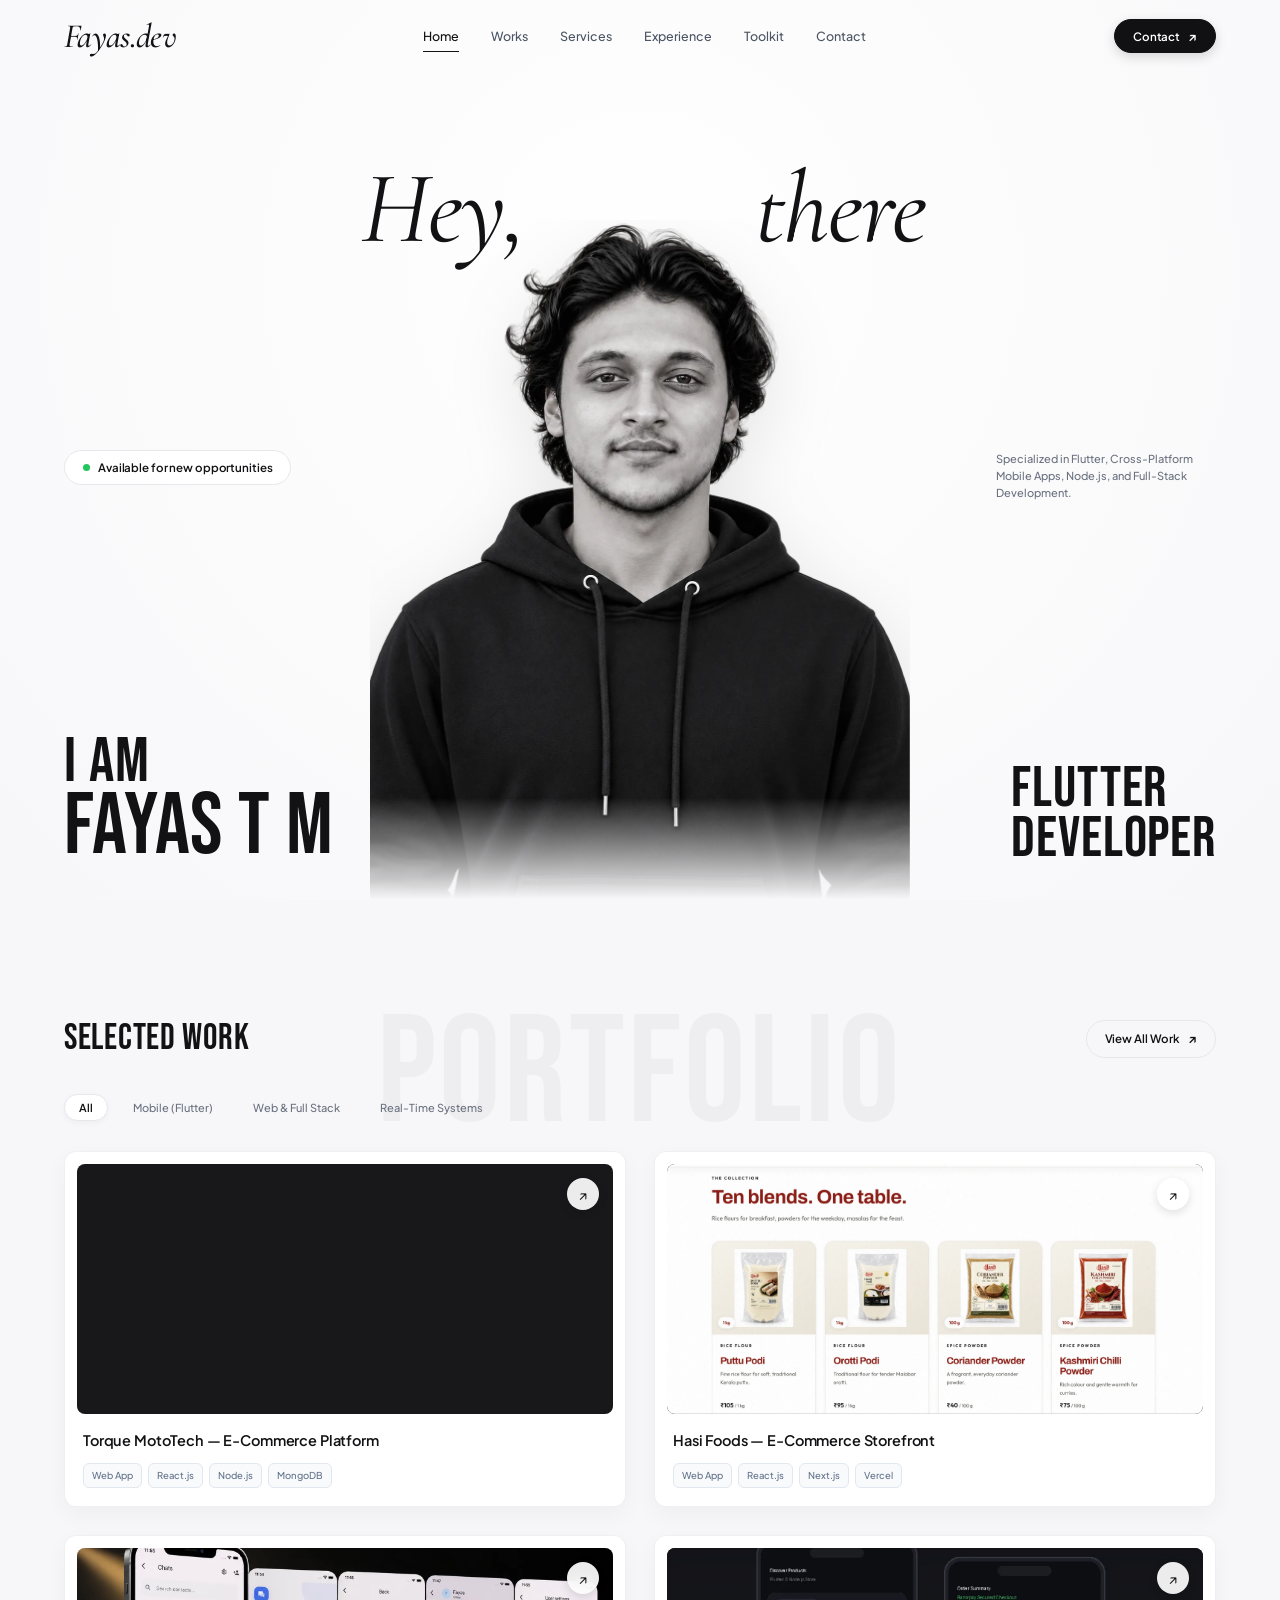
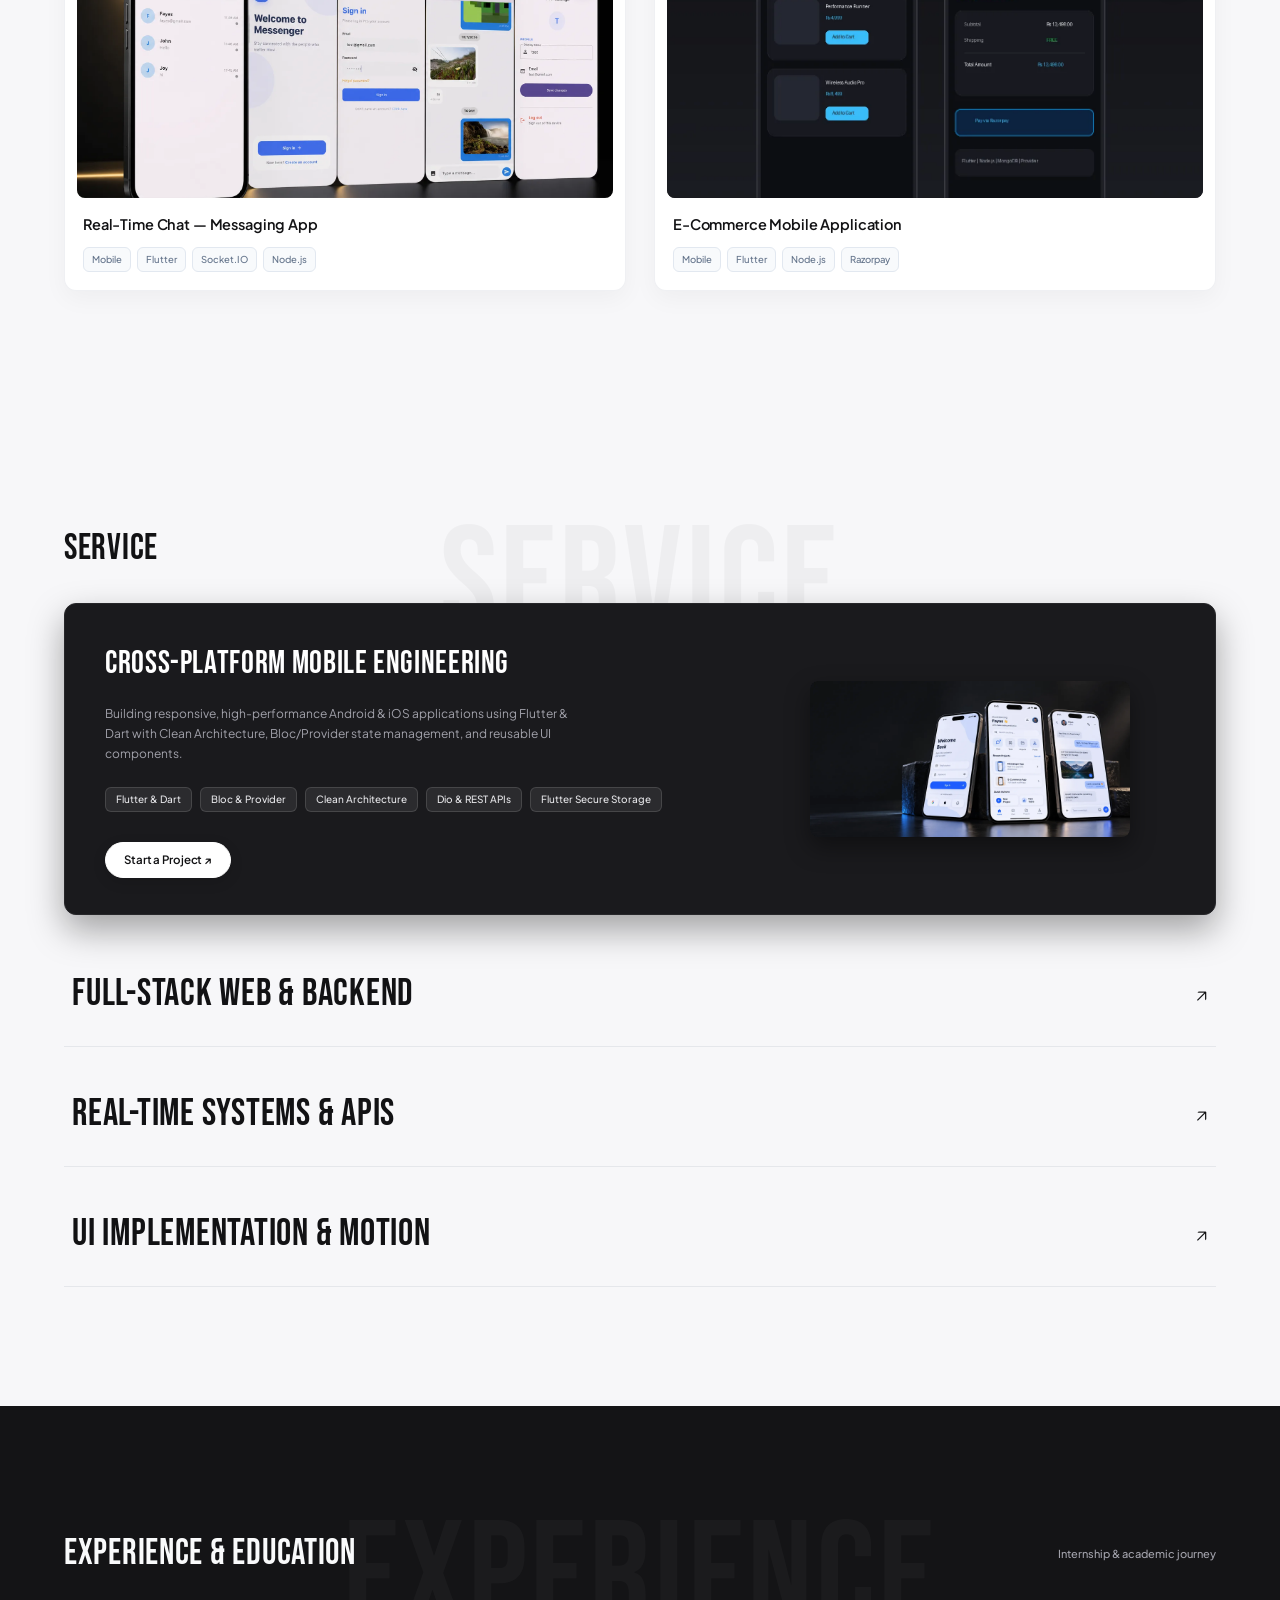
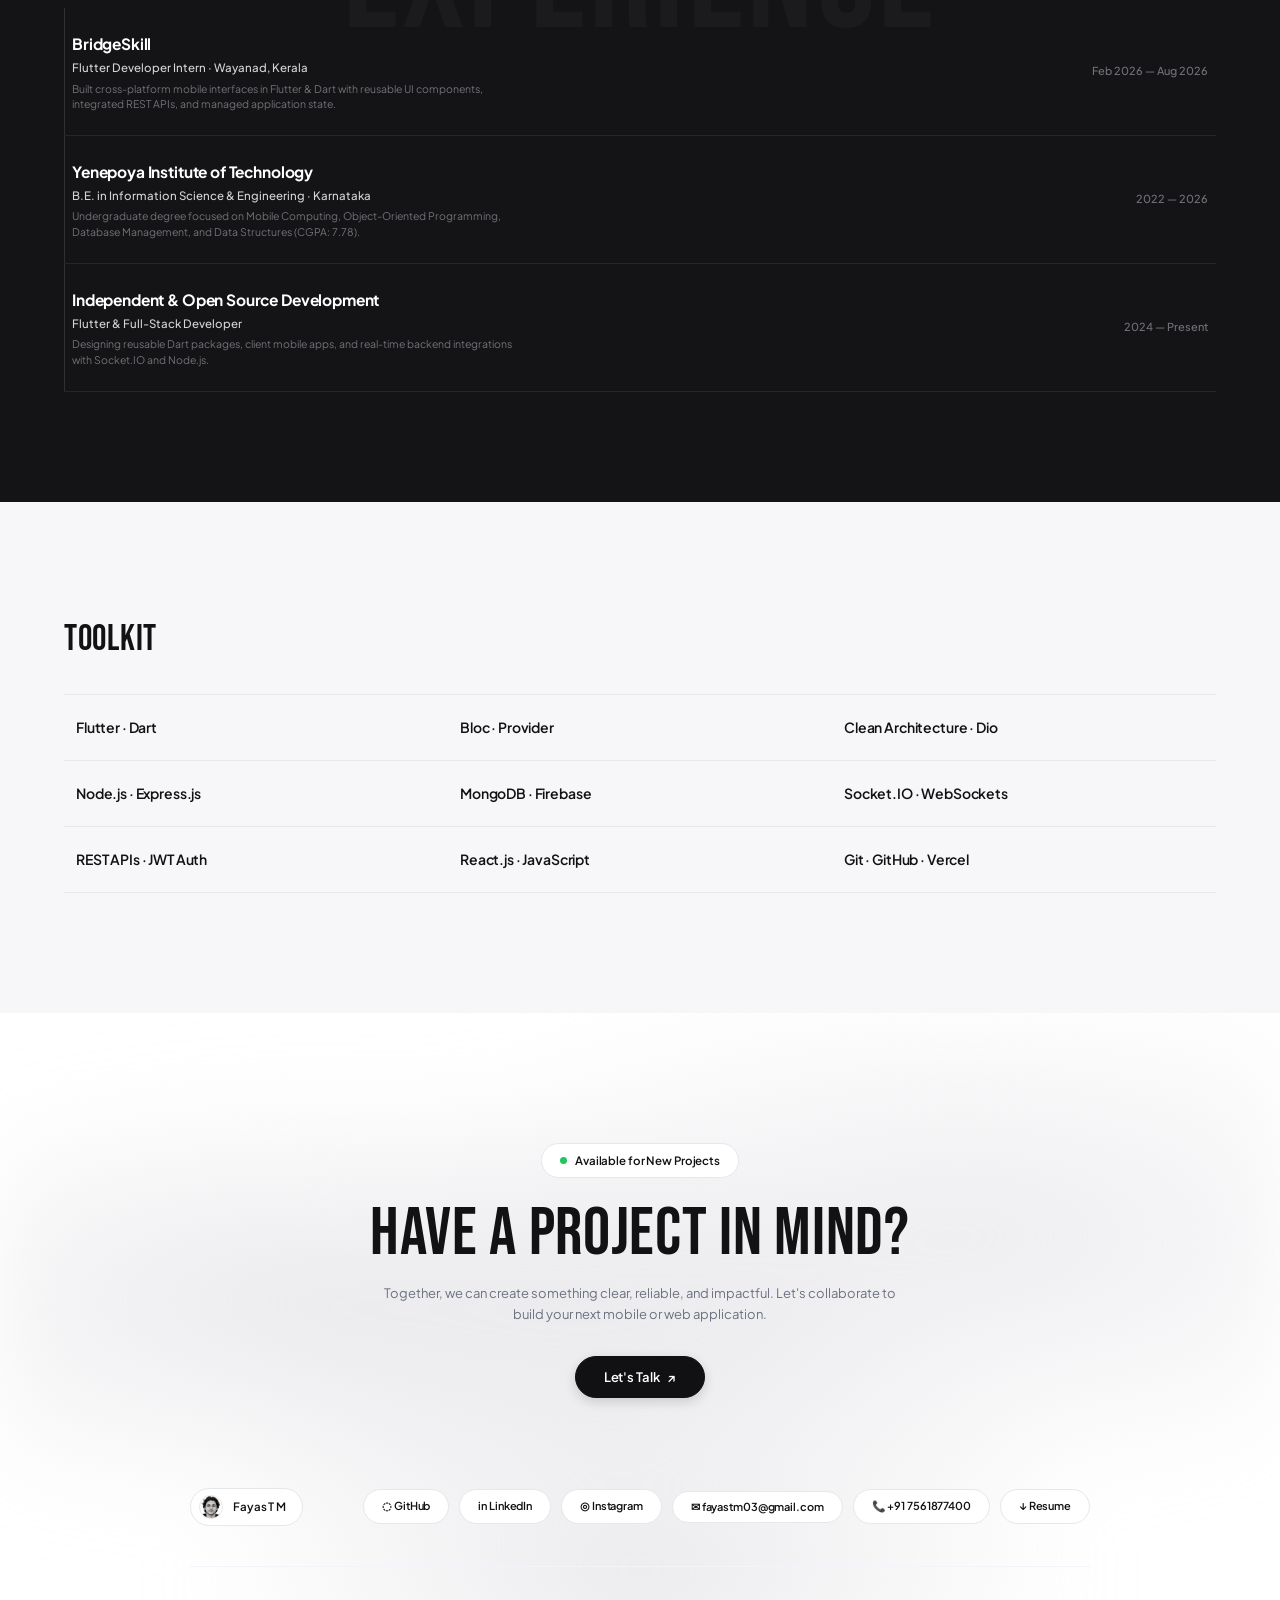
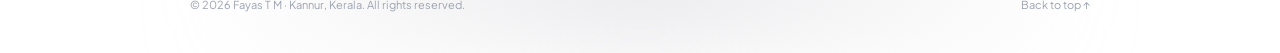
<file: index.html>
<!DOCTYPE html>
<html lang="en">
<head>
  <meta charset="UTF-8">
  <meta name="viewport" content="width=device-width, initial-scale=1.0">
  <title>Fayas T M — Flutter & Full Stack Developer</title>
  <meta name="description" content="Portfolio of Fayas T M, a Flutter Developer from Kannur, Kerala specializing in cross-platform mobile apps, Clean Architecture, Node.js, and real-time systems.">
  <meta name="author" content="Fayas T M">
  <meta name="theme-color" content="#141416">
  
  <!-- Open Graph / Meta -->
  <meta property="og:type" content="website">
  <meta property="og:title" content="Fayas T M — Flutter Developer">
  <meta property="og:description" content="Flutter Developer with hands-on experience building cross-platform mobile applications with Flutter, Dart, Node.js, and MongoDB.">
  <meta property="og:url" content="https://fayastm.vercel.app/">
  
  <!-- Google Fonts: Editorial Serif Italic, Condensed Display Sans & Clean Grotesk Body -->
  <link rel="preconnect" href="https://fonts.googleapis.com">
  <link rel="preconnect" href="https://fonts.gstatic.com" crossorigin>
  <link href="https://fonts.googleapis.com/css2?family=Anton&family=Bebas+Neue&family=Cormorant+Garamond:ital,wght@0,400;0,600;1,400;1,500;1,600;1,700&family=Plus+Jakarta+Sans:ital,wght@0,400;0,500;0,600;0,700;1,400&display=swap" rel="stylesheet">
  
  <link rel="stylesheet" href="style.css">
</head>
<body>

  <!-- Live Toast Notifications -->
  <div id="toast" class="toast" role="alert" aria-live="polite"></div>

  <!-- Header / Navigation Bar -->
  <nav class="site-nav" id="navbar">
    <div class="nav-left">
      <a class="brand-logo" href="#top" aria-label="Fayas T M Home">Fayas.dev</a>
    </div>

    <div class="nav-links" id="navMenu">
      <a href="#top" class="nav-link active">Home</a>
      <a href="#work" class="nav-link">Works </a>
      <a href="#services" class="nav-link">Services</a>
      <a href="#experience" class="nav-link">Experience </a>
      <a href="#toolkit" class="nav-link">Toolkit </a>
      <a href="#contact" class="nav-link">Contact</a>
    </div>

    <div class="nav-right">
      <button class="pill pill-dark talk-btn" id="openContactBtn" aria-label="Open contact modal">
        Contact <span class="arrow">↗</span>
      </button>
      <button class="menu-toggle" id="menuToggle" aria-label="Toggle navigation menu" aria-expanded="false">
        <span></span>
        <span></span>
      </button>
    </div>
  </nav>

  <!-- Mobile Navigation Overlay -->
  <div class="mobile-nav-overlay" id="mobileOverlay">
    <div class="mobile-nav-content">
      <div class="availability-pill pill">
        <span class="status-dot"></span>
        <span>Available for new opportunities</span>
      </div>
      <div class="mobile-links">
        <a href="#top" class="mob-link">Home</a>
        <a href="#work" class="mob-link">Works <small>[01]</small></a>
        <a href="#services" class="mob-link">Services <small>[02]</small></a>
        <a href="#experience" class="mob-link">Experience <small>[03]</small></a>
        <a href="#toolkit" class="mob-link">Toolkit <small>[04]</small></a>
        <a href="#contact" class="mob-link">Contact</a>
      </div>
      <div class="mobile-socials">
        <a href="https://github.com/fayastm03" target="_blank" rel="noreferrer">GitHub ↗</a>
        <a href="https://www.linkedin.com/in/fayas-t-m-098467322/" target="_blank" rel="noreferrer">LinkedIn ↗</a>
        <a href="assets/FayasTM.pdf" download class="resume-download-btn">Resume ↓</a>
      </div>
    </div>
  </div>

  <main id="top">
    <!-- Hero Section (Exact Reference Layout) -->
    <header class="hero-section" id="top">
      <!-- Upper 'Hey, there' Floating Text Framing the Head -->
      <div class="hero-greeting-frame" aria-hidden="true">
        <span class="greeting-word greeting-left">Hey,</span>
        <div class="greeting-center-gap"></div>
        <span class="greeting-word greeting-right">there</span>
      </div>

      <!-- Centered Portrait of Fayas with Bottom Blend -->
      <div class="hero-photo-wrapper">
        <div class="hero-photo">
          <img src="assets/fayas_hero.webp" alt="Fayas T M — Flutter Developer" width="1086" height="1367" loading="eager" decoding="async" fetchpriority="high">
        </div>
      </div>

      <!-- Left Mid Element: Availability Pill -->
      <div class="hero-mid-badge">
        <div class="availability-pill pill">
          <span class="status-dot"></span>
          <span>Available for new opportunities</span>
        </div>
      </div>

      <!-- Right Mid Element: Specialization Text -->
      <div class="hero-mid-copy">
        <p class="hero-specialization">
          Specialized in Flutter, Cross-Platform Mobile Apps, Node.js, and Full-Stack Development.
        </p>
      </div>

      <!-- Bottom Left Headline: I AM FAYAS T M -->
      <div class="hero-bottom-left">
        <h1 class="hero-giant-title">
          <span class="title-lead">I AM</span>
          <span class="title-name">FAYAS T M</span>
        </h1>
      </div>

      <!-- Bottom Right Headline: FLUTTER DEVELOPER -->
      <div class="hero-bottom-right">
        <div class="hero-giant-role">
          <span>FLUTTER</span>
          <span>DEVELOPER</span>
        </div>
      </div>
    </header>

    <!-- Selected Work Section -->
    <section class="section work-section" id="work">
      <div class="ghost-watermark" aria-hidden="true">PORTFOLIO</div>
      
      <div class="section-topbar">
        <h2 class="section-title">SELECTED WORK</h2>
        <a href="https://github.com/fayastm03" target="_blank" rel="noreferrer" class="pill pill-outline view-all-btn">
          View All Work <span class="arrow">↗</span>
        </a>
      </div>

      <!-- Filter Categories -->
      <div class="filter-pills-row" role="tablist" aria-label="Project filter options">
        <button class="filter-pill active" data-filter="all" role="tab" aria-selected="true">All</button>
        <button class="filter-pill" data-filter="mobile" role="tab" aria-selected="false">Mobile (Flutter)</button>
        <button class="filter-pill" data-filter="web" role="tab" aria-selected="false">Web & Full Stack</button>
        <button class="filter-pill" data-filter="realtime" role="tab" aria-selected="false">Real-Time Systems</button>
      </div>

      <!-- Projects Grid (2x2 on desktop, responsive 1-col on mobile) -->
      <div class="projects-grid">
        
        <!-- Project 1: Torque MotoTech -->
        <article class="project-card" data-category="web" data-project-id="torque">
          <div class="project-media-wrap">
            <img src="assets/torque-moto-tech-thumbnail.webp" alt="Torque MotoTech E-Commerce Platform" width="1382" height="768" loading="lazy" decoding="async">
            <button class="card-arrow-btn" aria-label="View Torque MotoTech details">
              <span>↗</span>
            </button>
          </div>
          <div class="project-info">
            <h3 class="project-heading">Torque MotoTech — E-Commerce Platform</h3>
            <div class="project-tags">
              <span class="tag">Web App</span>
              <span class="tag">React.js</span>
              <span class="tag">Node.js</span>
              <span class="tag">MongoDB</span>
            </div>
          </div>
        </article>

        <!-- Project 2: Hasi Foods -->
        <article class="project-card" data-category="web" data-project-id="hasi">
          <div class="project-media-wrap">
            <img src="assets/hasi-foods-preview2.webp" alt="Hasi Foods React.js storefront" width="2880" height="1622" loading="lazy" decoding="async">
            <button class="card-arrow-btn" aria-label="View Hasi Foods details">
              <span>↗</span>
            </button>
          </div>
          <div class="project-info">
            <h3 class="project-heading">Hasi Foods — E-Commerce Storefront</h3>
            <div class="project-tags">
              <span class="tag">Web App</span>
              <span class="tag">React.js</span>
              <span class="tag">Next.js</span>
              <span class="tag">Vercel</span>
            </div>
          </div>
        </article>

        <!-- Project 3: Real-time Chat App -->
        <article class="project-card" data-category="mobile realtime" data-project-id="chat">
          <div class="project-media-wrap bg-chat">
            <img src="assets/realtime-chat-iphone-flow.webp" alt="Real-time Chat Messaging App" width="1672" height="941" loading="lazy" decoding="async">
            <button class="card-arrow-btn" aria-label="View Real-time Chat details">
              <span>↗</span>
            </button>
          </div>
          <div class="project-info">
            <h3 class="project-heading">Real-Time Chat — Messaging App</h3>
            <div class="project-tags">
              <span class="tag">Mobile</span>
              <span class="tag">Flutter</span>
              <span class="tag">Socket.IO</span>
              <span class="tag">Node.js</span>
            </div>
          </div>
        </article>

        <!-- Project 4: E-Commerce Mobile App -->
        <article class="project-card" data-category="mobile" data-project-id="ecommerce">
          <div class="project-media-wrap">
            <img src="assets/ecommerce_mobile_mockup.webp" alt="E-Commerce Mobile Application" width="1200" height="800" loading="lazy" decoding="async">
            <button class="card-arrow-btn" aria-label="View E-Commerce Mobile Application details">
              <span>↗</span>
            </button>
          </div>
          <div class="project-info">
            <h3 class="project-heading">E-Commerce Mobile Application</h3>
            <div class="project-tags">
              <span class="tag">Mobile</span>
              <span class="tag">Flutter</span>
              <span class="tag">Node.js</span>
              <span class="tag">Razorpay</span>
            </div>
          </div>
        </article>

      </div>
    </section>

    <!-- Services Section -->
    <section class="section service-section" id="services">
      <div class="ghost-watermark" aria-hidden="true">SERVICE</div>
      
      <div class="section-topbar">
        <h2 class="section-title">SERVICE</h2>
      </div>

      <div class="service-accordion" id="serviceAccordion">
        
        <!-- Service Item 1: Flutter & Mobile Development (Expanded by default) -->
        <div class="service-row expanded" data-service-id="flutter">
          <div class="service-row-header">
            <h3 class="service-name">FLUTTER & MOBILE APPS</h3>
            <span class="service-action-icon">✕</span>
          </div>
          <div class="service-row-body">
            <div class="service-body-left">
              <h4 class="service-body-title">CROSS-PLATFORM MOBILE ENGINEERING</h4>
              <p class="service-body-desc">
                Building responsive, high-performance Android & iOS applications using Flutter & Dart with Clean Architecture, Bloc/Provider state management, and reusable UI components.
              </p>
              <div class="service-deliverables">
                <span class="deliverable-tag">Flutter & Dart</span>
                <span class="deliverable-tag">Bloc & Provider</span>
                <span class="deliverable-tag">Clean Architecture</span>
                <span class="deliverable-tag">Dio & REST APIs</span>
                <span class="deliverable-tag">Flutter Secure Storage</span>
              </div>
              <a href="#contact" class="pill pill-white service-cta-btn">Start a Project ↗</a>
            </div>
            <div class="service-body-right">
              <div class="service-mockup-card">
                <img src="assets/service.webp" alt="Flutter Mobile UI showcase" width="1796" height="876" loading="lazy" decoding="async">
              </div>
            </div>
          </div>
        </div>

        <!-- Service Item 2: Full-Stack Web & Backend -->
        <div class="service-row" data-service-id="web">
          <div class="service-row-header">
            <h3 class="service-name">FULL-STACK WEB & BACKEND</h3>
            <span class="service-action-icon">↗</span>
          </div>
          <div class="service-row-body">
            <div class="service-body-left">
              <h4 class="service-body-title">MERN STACK & RESTFUL APIS</h4>
              <p class="service-body-desc">
                Developing responsive web applications with React.js, Node.js, Express.js, and MongoDB. Secure JWT authentication, database modeling, and seamless deployment on Vercel.
              </p>
              <div class="service-deliverables">
                <span class="deliverable-tag">React.js</span>
                <span class="deliverable-tag">Node.js & Express</span>
                <span class="deliverable-tag">MongoDB & Mongoose</span>
                <span class="deliverable-tag">RESTful API Design</span>
                <span class="deliverable-tag">Payment Integration</span>
              </div>
              <a href="#contact" class="pill pill-white service-cta-btn">Start a Project ↗</a>
            </div>
            <div class="service-body-right">
              <div class="service-feature-box">
                <div class="feature-metric">
                  <span class="metric-num">Fast</span>
                  <span class="metric-label">Scalable Node.js & MongoDB</span>
                </div>
                <div class="feature-metric">
                  <span class="metric-num">100%</span>
                  <span class="metric-label">Responsive & Type-Safe APIs</span>
                </div>
              </div>
            </div>
          </div>
        </div>

        <!-- Service Item 3: Real-Time Systems & WebSockets -->
        <div class="service-row" data-service-id="realtime">
          <div class="service-row-header">
            <h3 class="service-name">REAL-TIME SYSTEMS & APIS</h3>
            <span class="service-action-icon">↗</span>
          </div>
          <div class="service-row-body">
            <div class="service-body-left">
              <h4 class="service-body-title">SOCKET.IO & CLOUD FIRESTORE</h4>
              <p class="service-body-desc">
                Integrating real-time event communication with Socket.IO, WebSockets, and Firebase Cloud Firestore for instant messaging, live sync, notifications, and media streaming.
              </p>
              <div class="service-deliverables">
                <span class="deliverable-tag">Socket.IO</span>
                <span class="deliverable-tag">WebSockets</span>
                <span class="deliverable-tag">Firebase Firestore</span>
                <span class="deliverable-tag">Firebase Auth</span>
                <span class="deliverable-tag">Real-Time Data Sync</span>
              </div>
              <a href="#contact" class="pill pill-white service-cta-btn">Start a Project ↗</a>
            </div>
            <div class="service-body-right">
              <div class="service-feature-box">
                <div class="feature-metric">
                  <span class="metric-num">&lt;20ms</span>
                  <span class="metric-label">Low Latency Messaging</span>
                </div>
                <div class="feature-metric">
                  <span class="metric-num">Secure</span>
                  <span class="metric-label">Token-based Socket Auth</span>
                </div>
              </div>
            </div>
          </div>
        </div>

        <!-- Service Item 4: UI/UX Implementation & Animations -->
        <div class="service-row" data-service-id="ui">
          <div class="service-row-header">
            <h3 class="service-name">UI IMPLEMENTATION & MOTION</h3>
            <span class="service-action-icon">↗</span>
          </div>
          <div class="service-row-body">
            <div class="service-body-left">
              <h4 class="service-body-title">PIXEL-PERFECT FIGMA TO CODE</h4>
              <p class="service-body-desc">
                Translating Figma designs into pixel-perfect Flutter & React code with fluid 60fps animations, intuitive gesture navigation, and robust design system components.
              </p>
              <div class="service-deliverables">
                <span class="deliverable-tag">Figma to Flutter</span>
                <span class="deliverable-tag">Custom UI Kits</span>
                <span class="deliverable-tag">60 FPS Animations</span>
                <span class="deliverable-tag">Responsive Layouts</span>
                <span class="deliverable-tag">Light & Dark Modes</span>
              </div>
              <a href="#contact" class="pill pill-white service-cta-btn">Start a Project ↗</a>
            </div>
            <div class="service-body-right">
              <div class="service-feature-box">
                <div class="feature-metric">
                  <span class="metric-num">60 FPS</span>
                  <span class="metric-label">Smooth Native Performance</span>
                </div>
                <div class="feature-metric">
                  <span class="metric-num">Pixel</span>
                  <span class="metric-label">Figma-Accurate UI</span>
                </div>
              </div>
            </div>
          </div>
        </div>

      </div>
    </section>

    <!-- Experience & Education Section (Dark Theme) -->
    <section class="experience-section" id="experience">
      <div class="section experience-inner">
        <div class="ghost-watermark ghost-dark" aria-hidden="true">EXPERIENCE</div>
        
        <div class="section-topbar experience-topbar">
          <h2 class="section-title light">EXPERIENCE & EDUCATION</h2>
          <span class="experience-badge">Internship & academic journey</span>
        </div>

        <div class="experience-timeline">
          
          <!-- Experience 1: BridgeSkill Flutter Developer Intern -->
          <article class="exp-item">
            <div class="exp-main">
              <h3 class="exp-company">BridgeSkill</h3>
              <p class="exp-role">Flutter Developer Intern · Wayanad, Kerala</p>
              <p class="exp-sub">Built cross-platform mobile interfaces in Flutter & Dart with reusable UI components, integrated REST APIs, and managed application state.</p>
            </div>
            <div class="exp-date">Feb 2026 — Aug 2026</div>
          </article>

          <!-- Experience 2: Yenepoya Institute of Technology -->
          <article class="exp-item">
            <div class="exp-main">
              <h3 class="exp-company">Yenepoya Institute of Technology</h3>
              <p class="exp-role">B.E. in Information Science & Engineering · Karnataka</p>
              <p class="exp-sub">Undergraduate degree focused on Mobile Computing, Object-Oriented Programming, Database Management, and Data Structures (CGPA: 7.78).</p>
            </div>
            <div class="exp-date">2022 — 2026</div>
          </article>

          <!-- Experience 3: Open Source & Freelance Mobile Development -->
          <article class="exp-item">
            <div class="exp-main">
              <h3 class="exp-company">Independent & Open Source Development</h3>
              <p class="exp-role">Flutter & Full-Stack Developer</p>
              <p class="exp-sub">Designing reusable Dart packages, client mobile apps, and real-time backend integrations with Socket.IO and Node.js.</p>
            </div>
            <div class="exp-date">2024 — Present</div>
          </article>
        </div>
      </div>
    </section>

    <!-- Toolkit / Skills Section -->
    <section class="section skills-section" id="toolkit">
      <div class="section-topbar">
        <h2 class="section-title">TOOLKIT</h2>
      </div>

      <div class="skills-grid">
        <div class="skill-card"><span>Flutter · Dart</span></div>
        <div class="skill-card"><span>Bloc · Provider</span></div>
        <div class="skill-card"><span>Clean Architecture · Dio</span></div>
        <div class="skill-card"><span>Node.js · Express.js</span></div>
        <div class="skill-card"><span>MongoDB · Firebase</span></div>
        <div class="skill-card"><span>Socket.IO · WebSockets</span></div>
        <div class="skill-card"><span>REST APIs · JWT Auth</span></div>
        <div class="skill-card"><span>React.js · JavaScript</span></div>
        <div class="skill-card"><span>Git · GitHub · Vercel</span></div>
      </div>
    </section>

    <!-- Contact & CTA Section -->
    <section class="contact-section" id="contact">
      <div class="contact-cloud-ambient" aria-hidden="true"></div>
      
      <div class="contact-inner">
        <div class="availability-pill pill">
          <span class="status-dot"></span>
          <span>Available for New Projects</span>
        </div>

        <h2 class="contact-heading">HAVE A PROJECT IN MIND?</h2>
        <p class="contact-subtext">
          Together, we can create something clear, reliable, and impactful. Let's collaborate to build your next mobile or web application.
        </p>

        <button class="pill pill-dark contact-action-btn" id="footerContactBtn">
          Let's Talk <span class="arrow">↗</span>
        </button>

        <!-- Footer Bottom Bar -->
        <div class="footer-bar">
          <a href="#top" class="footer-profile-pill pill" title="Fayas T M — Back to top">
            <img src="assets/fayas_avatar.png" alt="Fayas T M" class="footer-avatar">
            <span>Fayas T M</span>
          </a>

          <div class="footer-social-links">
            <a href="https://github.com/fayastm03" target="_blank" rel="noreferrer" class="pill footer-pill">
              <span>◌ GitHub</span>
            </a>
            <a href="https://www.linkedin.com/in/fayas-t-m-098467322/" target="_blank" rel="noreferrer" class="pill footer-pill">
              <span>in LinkedIn</span>
            </a>
            <a href="https://www.instagram.com/fayaaztm/" target="_blank" rel="noreferrer" class="pill footer-pill">
              <span>◎ Instagram</span>
            </a>
            <button class="pill footer-pill copy-email-btn" data-email="fayastm03@gmail.com" title="Click to copy email">
              <span>✉ fayastm03@gmail.com</span>
            </button>
            <a href="tel:+917561877400" class="pill footer-pill" title="Call Fayas">
              <span>📞 +91 7561877400</span>
            </a>
            <a href="assets/FayasTM.pdf" download class="pill footer-pill resume-download-btn" title="Download Resume">
              <span>↓ Resume</span>
            </a>
          </div>
        </div>

        <div class="footer-credit">
          <p>© 2026 Fayas T M · Kannur, Kerala. All rights reserved.</p>
          <a href="#top" class="back-to-top-link">Back to top ↑</a>
        </div>
      </div>
    </section>
  </main>

  <!-- Interactive Project Details Modal -->
  <div class="modal-backdrop" id="projectModal" role="dialog" aria-modal="true" aria-hidden="true">
    <div class="modal-container">
      <button class="modal-close-btn" id="closeProjectModal" aria-label="Close project details">✕</button>
      <div class="modal-body" id="projectModalContent">
        <!-- Content injected dynamically via JavaScript -->
      </div>
    </div>
  </div>

  <!-- Interactive Contact Modal -->
  <div class="modal-backdrop" id="contactModal" role="dialog" aria-modal="true" aria-hidden="true">
    <div class="modal-container contact-modal-box">
      <button class="modal-close-btn" id="closeContactModal" aria-label="Close contact modal">✕</button>
      <div class="contact-modal-header">
        <div class="availability-pill pill">
          <span class="status-dot"></span>
          <span>Available for New Projects</span>
        </div>
        <h2>GET IN TOUCH WITH FAYAS</h2>
        <p>Kannur, Kerala | +91 7561877400 | fayastm03@gmail.com</p>
      </div>

      <form class="contact-form" id="contactForm">
        <div class="form-group">
          <label for="formName">Your Name</label>
          <input type="text" id="formName" name="name" required placeholder="Your full name">
        </div>
        <div class="form-group">
          <label for="formEmail">Your Email</label>
          <input type="email" id="formEmail" name="email" required placeholder="you@example.com">
        </div>
        <div class="form-group">
          <label for="formSubject">Subject / Project Type</label>
          <input type="text" id="formSubject" name="subject" placeholder="Flutter Mobile App / Full-Stack Project">
        </div>
        <div class="form-group">
          <label for="formMessage">Message</label>
          <textarea id="formMessage" name="message" rows="4" required placeholder="Tell me about your project, timeline, and requirements..."></textarea>
        </div>
        
        <div class="form-actions">
          <button type="submit" class="pill pill-dark submit-btn">
            Send Message <span class="arrow">↗</span>
          </button>
          <button type="button" class="pill pill-outline copy-email-btn" data-email="fayastm03@gmail.com">
            Copy Email 📋
          </button>
        </div>
      </form>
    </div>
  </div>

  <!-- Main JavaScript -->
  <script src="main.js"></script>
</body>
</html>
</file>
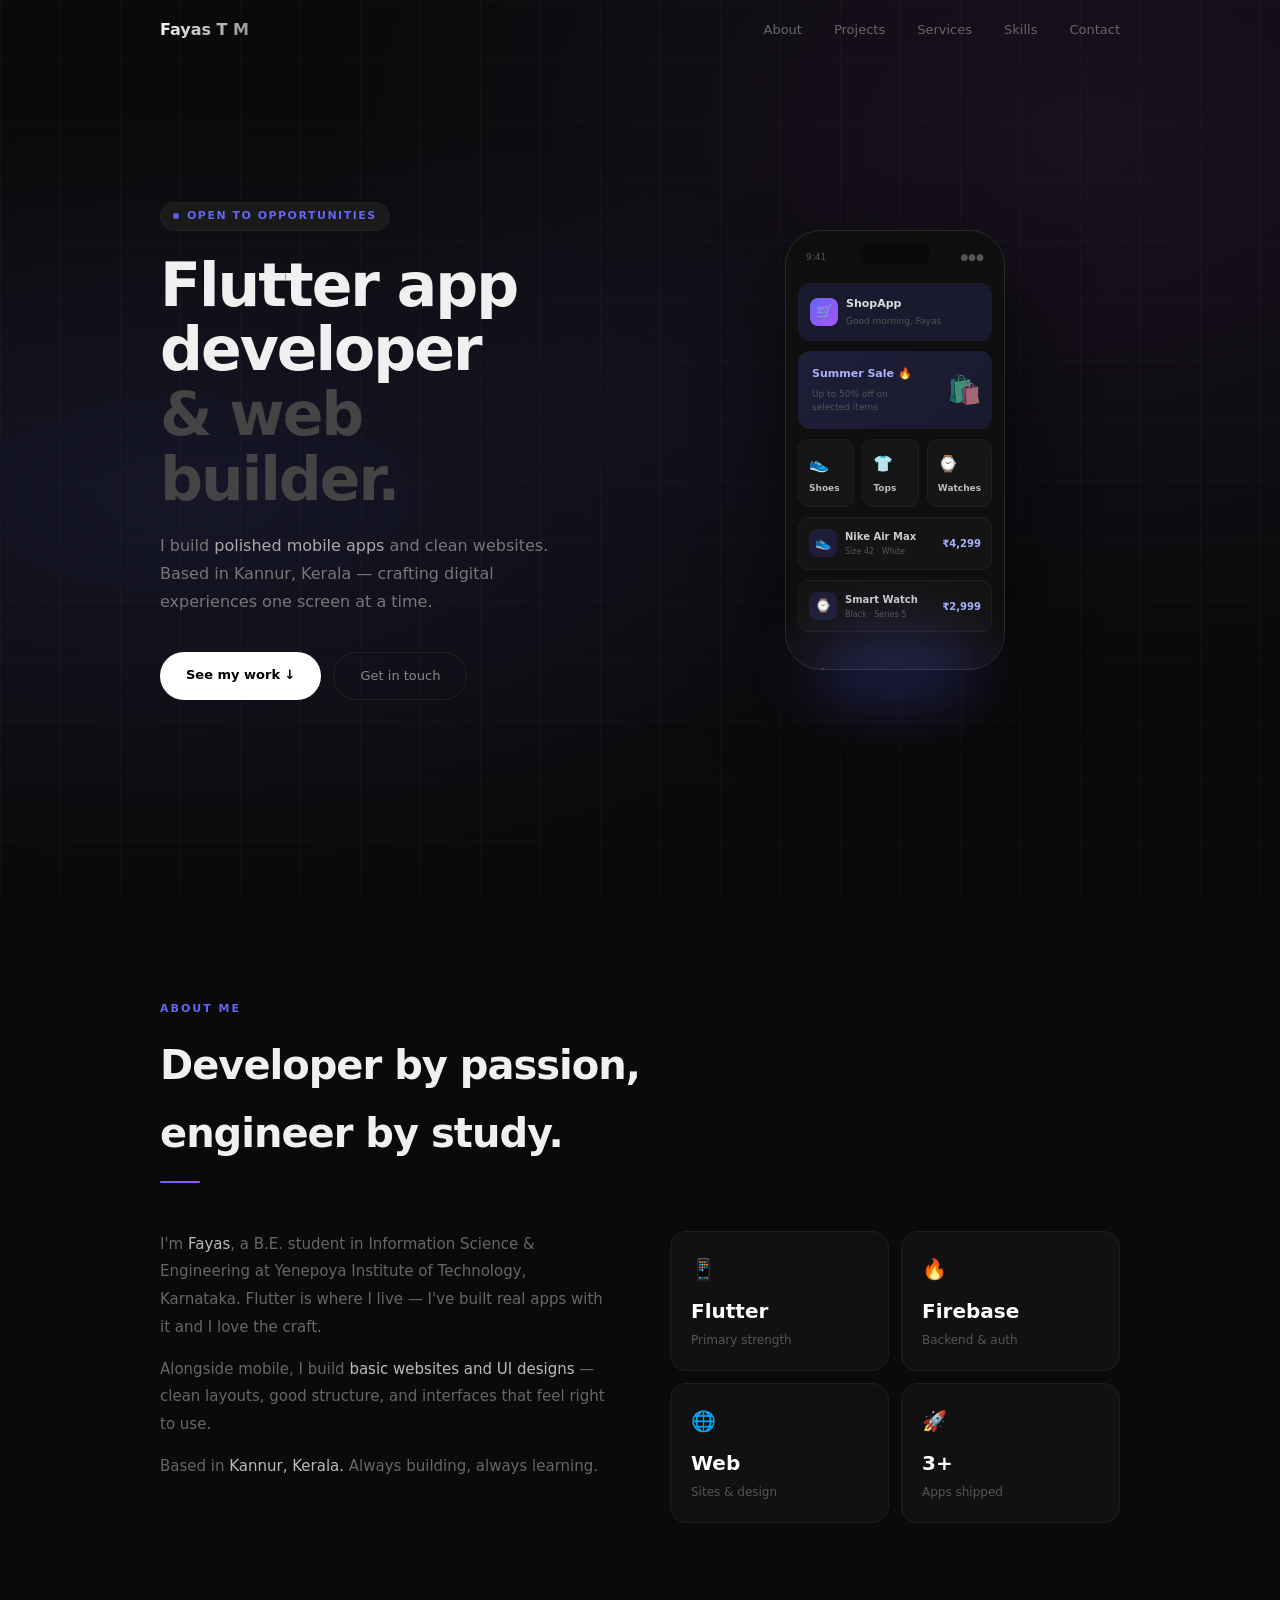
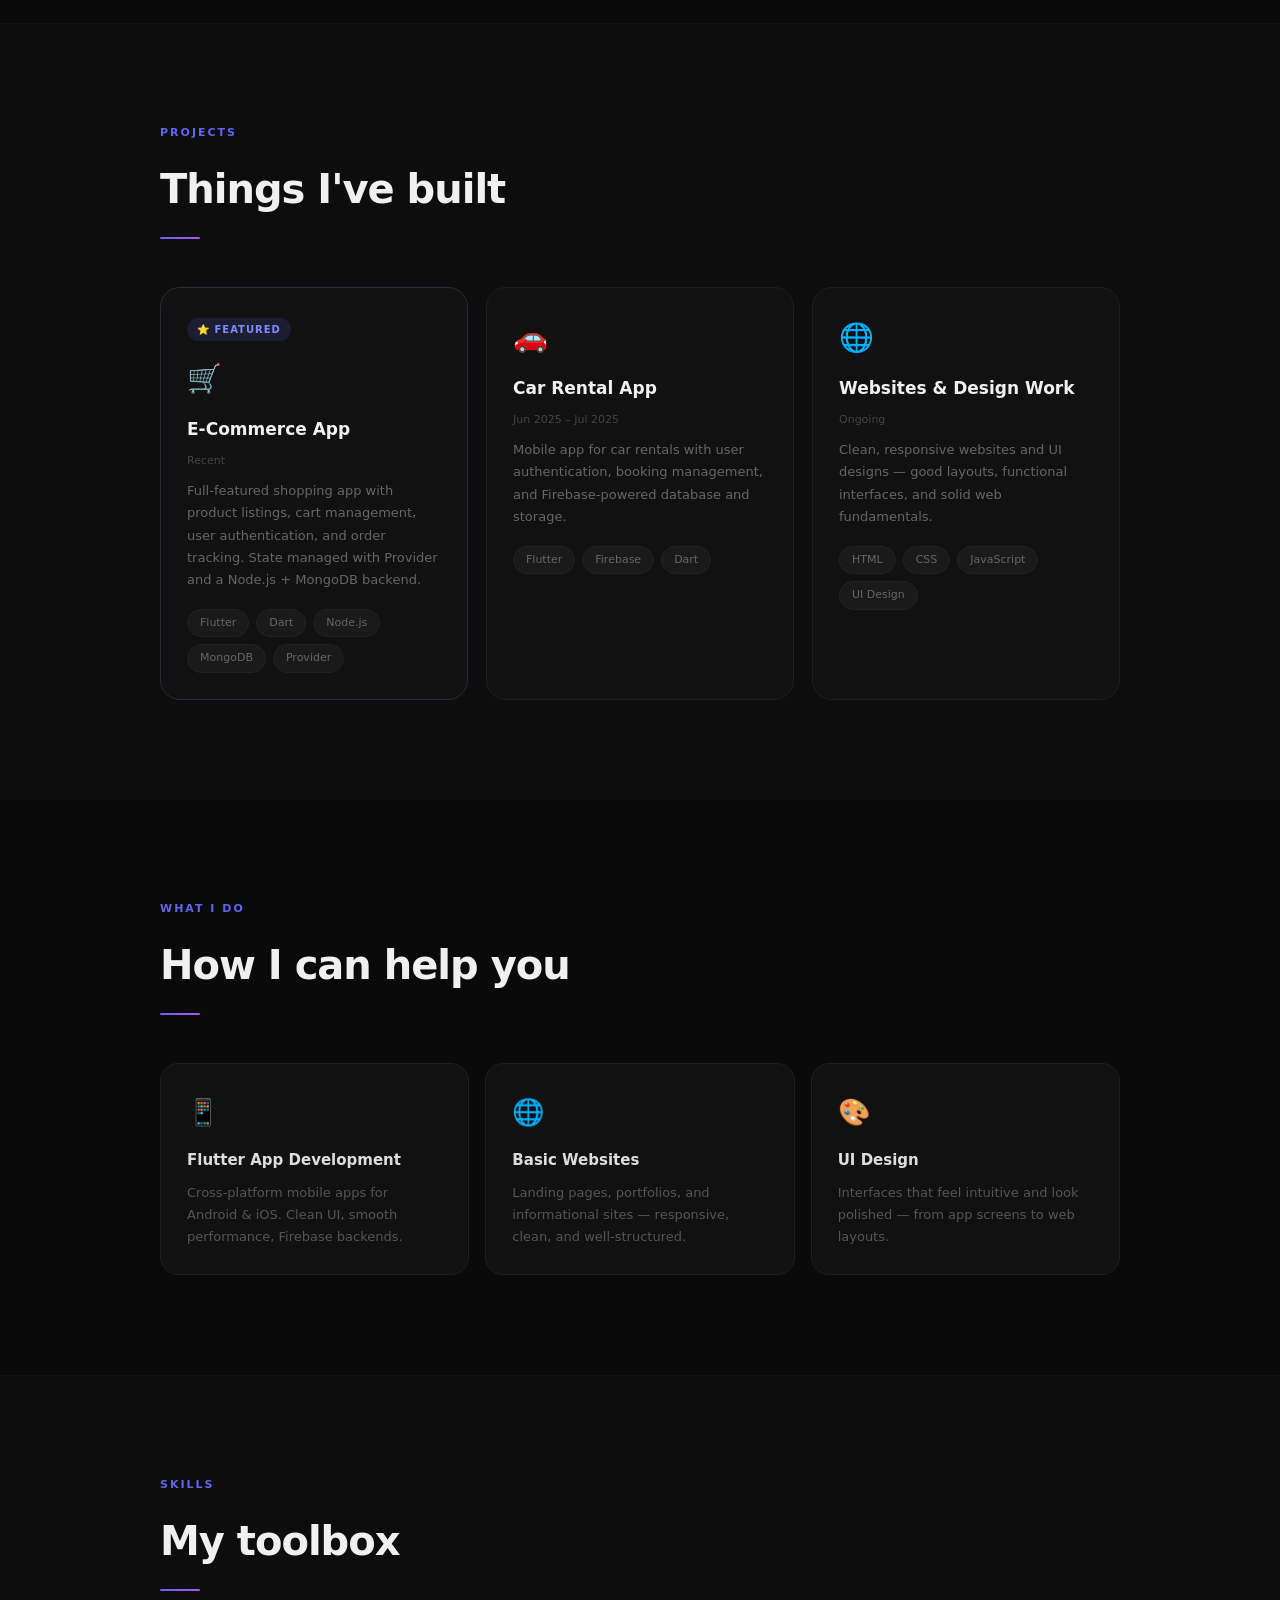
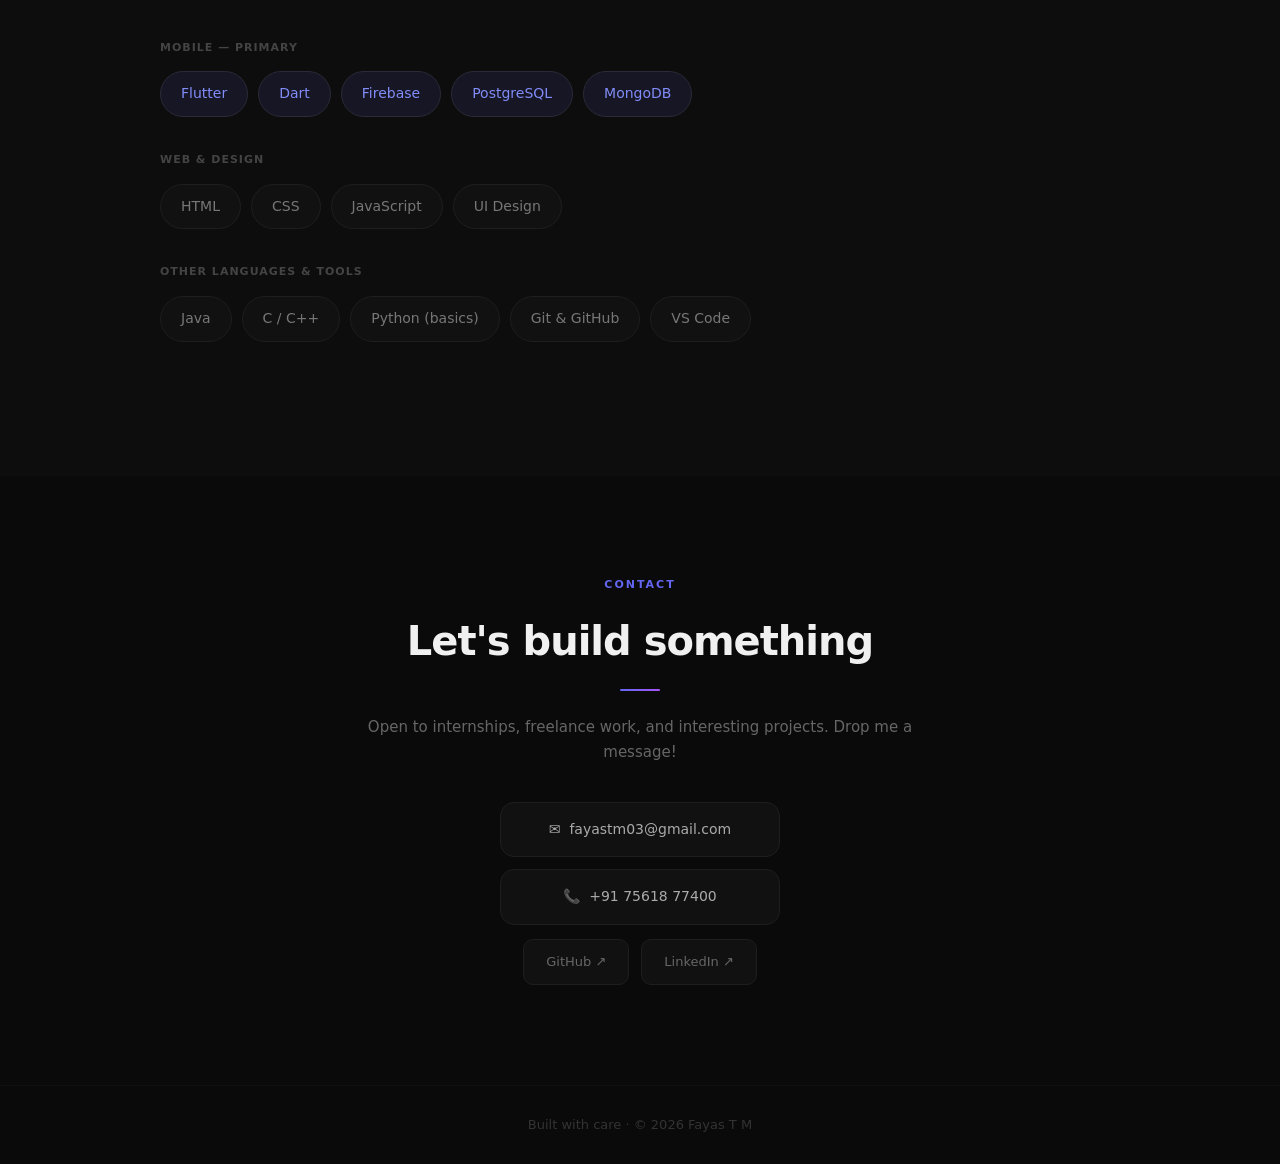
<file: protfolio.html>
<!DOCTYPE html>
<html lang="en">
<head>
<meta charset="UTF-8"/>
<meta name="viewport" content="width=device-width,initial-scale=1"/>
<title>Fayas T M</title>
<style>
*{margin:0;padding:0;box-sizing:border-box}
html{scroll-behavior:smooth}
body{font-family:'Inter',system-ui,sans-serif;background:#0a0a0a;color:#f0f0f0;line-height:1.7;overflow-x:hidden}
a{text-decoration:none;color:inherit}
::-webkit-scrollbar{width:4px}
::-webkit-scrollbar-track{background:#0a0a0a}
::-webkit-scrollbar-thumb{background:#333;border-radius:2px}

nav{position:fixed;top:0;width:100%;z-index:100;padding:0 2rem;transition:background .3s}
nav.scrolled{background:rgba(10,10,10,0.95);border-bottom:1px solid #1a1a1a;backdrop-filter:blur(12px)}
.nav-inner{max-width:960px;margin:0 auto;display:flex;align-items:center;justify-content:space-between;height:60px}
.nav-logo{font-weight:700;font-size:16px;background:linear-gradient(135deg,#fff,#888);-webkit-background-clip:text;-webkit-text-fill-color:transparent}
.nav-links{display:flex;gap:2rem}
.nav-links a{font-size:13px;color:#666;transition:color .2s;position:relative}
.nav-links a::after{content:'';position:absolute;bottom:-2px;left:0;width:0;height:1px;background:#fff;transition:width .3s}
.nav-links a:hover{color:#fff}
.nav-links a:hover::after{width:100%}

/* ── HERO ── */
#hero{min-height:100vh;display:flex;align-items:center;padding:0 2rem;position:relative;overflow:hidden}
.hero-bg{position:absolute;inset:0;background:radial-gradient(ellipse at 15% 55%,rgba(99,102,241,.13) 0%,transparent 55%),radial-gradient(ellipse at 85% 15%,rgba(168,85,247,.09) 0%,transparent 50%)}
.hero-grid{position:absolute;inset:0;background-image:linear-gradient(rgba(255,255,255,.02) 1px,transparent 1px),linear-gradient(90deg,rgba(255,255,255,.02) 1px,transparent 1px);background-size:60px 60px}
.hero-inner{max-width:960px;margin:0 auto;width:100%;display:grid;grid-template-columns:1fr 1fr;gap:60px;align-items:center;position:relative}

/* text side */
.hero-text .tag{display:inline-flex;align-items:center;gap:8px;font-size:11px;font-weight:600;letter-spacing:1.5px;text-transform:uppercase;color:#6366f1;margin-bottom:22px;opacity:0;animation:fadeUp .7s .2s forwards}
.pulse-dot{width:6px;height:6px;border-radius:50%;background:#6366f1;animation:pulse 2s infinite}
@keyframes pulse{0%,100%{opacity:1;transform:scale(1)}50%{opacity:.4;transform:scale(.7)}}
.hero-text h1{font-size:clamp(36px,5vw,60px);font-weight:700;letter-spacing:-2px;line-height:1.08;margin-bottom:20px;opacity:0;animation:fadeUp .7s .4s forwards}
.muted{color:#444}
.hero-text p{font-size:16px;color:#777;max-width:400px;margin-bottom:36px;line-height:1.75;opacity:0;animation:fadeUp .7s .6s forwards}
.hero-text p span{color:#aaa}
.btn-row{display:flex;gap:12px;flex-wrap:wrap;opacity:0;animation:fadeUp .7s .8s forwards}
.btn-primary{padding:12px 26px;background:#fff;color:#000;border-radius:50px;font-size:13px;font-weight:600;transition:all .25s}
.btn-primary:hover{background:#ddd;transform:translateY(-2px)}
.btn-ghost{padding:12px 26px;border:1px solid #222;border-radius:50px;font-size:13px;font-weight:500;color:#888;transition:all .25s}
.btn-ghost:hover{border-color:#555;color:#fff;transform:translateY(-2px)}

/* phone side */
.phone-wrap{display:flex;justify-content:center;align-items:center;opacity:0;animation:fadeUp .9s .5s forwards}
.phone{width:220px;height:440px;background:#111;border-radius:36px;border:1.5px solid #2a2a2a;position:relative;box-shadow:0 40px 80px rgba(0,0,0,.6),0 0 0 1px #1a1a1a inset;overflow:hidden;animation:phoneFloat 4s ease-in-out infinite}
@keyframes phoneFloat{0%,100%{transform:translateY(0) rotate(-2deg)}50%{transform:translateY(-14px) rotate(-2deg)}}
.phone-notch{position:absolute;top:12px;left:50%;transform:translateX(-50%);width:70px;height:22px;background:#0a0a0a;border-radius:50px;z-index:5}
.phone-screen{position:absolute;inset:0;background:#0f0f0f;border-radius:35px;overflow:hidden;display:flex;flex-direction:column}
.phone-statusbar{height:40px;display:flex;align-items:flex-end;padding:0 20px 6px;justify-content:space-between;font-size:9px;color:#555;flex-shrink:0}
.phone-app{flex:1;padding:12px;overflow:hidden;display:flex;flex-direction:column;gap:10px}

/* app ui inside phone */
.app-header{background:#1a1a2e;border-radius:12px;padding:12px;display:flex;align-items:center;gap:8px}
.app-logo{width:28px;height:28px;border-radius:8px;background:linear-gradient(135deg,#6366f1,#a855f7);display:flex;align-items:center;justify-content:center;font-size:14px;flex-shrink:0}
.app-name{font-size:11px;font-weight:600;color:#ddd}
.app-sub{font-size:9px;color:#555}
.app-banner{background:linear-gradient(135deg,#1e1e38,#1a1a2e);border-radius:12px;padding:14px;position:relative;overflow:hidden}
.app-banner-title{font-size:11px;font-weight:600;color:#a5b4fc;margin-bottom:4px}
.app-banner-sub{font-size:9px;color:#555;line-height:1.5}
.app-banner-img{position:absolute;right:10px;top:50%;transform:translateY(-50%);font-size:28px;opacity:.6}
.app-row{display:flex;gap:8px}
.app-card{flex:1;background:#161616;border-radius:10px;padding:10px;border:1px solid #1e1e1e}
.app-card-icon{font-size:16px;margin-bottom:4px}
.app-card-title{font-size:9px;font-weight:600;color:#bbb}
.app-card-val{font-size:13px;font-weight:700;color:#fff}
.app-list-item{background:#141414;border-radius:10px;padding:10px;display:flex;align-items:center;gap:8px;border:1px solid #1e1e1e}
.ali-icon{width:28px;height:28px;border-radius:8px;background:#1e1e38;display:flex;align-items:center;justify-content:center;font-size:13px;flex-shrink:0}
.ali-name{font-size:10px;font-weight:600;color:#ccc}
.ali-sub{font-size:8px;color:#555}
.ali-price{font-size:10px;font-weight:700;color:#a5b4fc;margin-left:auto}
.phone-glow{position:absolute;bottom:-40px;left:50%;transform:translateX(-50%);width:180px;height:80px;background:rgba(99,102,241,.25);filter:blur(30px);border-radius:50%}

/* screen slide animation */
.phone-screen-slide{animation:screenSlide 6s ease-in-out infinite}
@keyframes screenSlide{0%,40%{transform:translateY(0)}50%,90%{transform:translateY(-50%)}100%{transform:translateY(0)}}

/* ── shared ── */
section{padding:100px 2rem}
.container{max-width:960px;margin:0 auto;width:100%}
.section-label{font-size:11px;font-weight:600;letter-spacing:2px;text-transform:uppercase;color:#6366f1;margin-bottom:12px}
h2{font-size:clamp(26px,4vw,40px);font-weight:700;letter-spacing:-1px;margin-bottom:14px;color:#f0f0f0}
.section-line{width:40px;height:2px;background:linear-gradient(90deg,#6366f1,#a855f7);border-radius:2px;margin-bottom:48px}

/* About */
#about{background:#0a0a0a}
.about-grid{display:grid;grid-template-columns:1fr 1fr;gap:60px;align-items:start}
.about-text p{font-size:15px;color:#666;margin-bottom:14px;line-height:1.85}
.about-text p span{color:#bbb}
.about-cards{display:grid;grid-template-columns:1fr 1fr;gap:12px}
.about-card{background:#111;border:1px solid #1e1e1e;border-radius:16px;padding:20px;transition:all .3s}
.about-card:hover{border-color:#333;transform:translateY(-4px)}
.ac-icon{font-size:20px;margin-bottom:8px}
.ac-title{font-size:20px;font-weight:700;color:#fff;margin-bottom:2px}
.ac-label{font-size:12px;color:#555}

/* Projects */
#projects{background:#0d0d0d;border-top:1px solid #111}
.projects-grid{display:grid;grid-template-columns:repeat(auto-fit,minmax(260px,1fr));gap:18px}
.project-card{background:#111;border:1px solid #1e1e1e;border-radius:20px;padding:26px;transition:all .3s;position:relative;overflow:hidden}
.project-card::before{content:'';position:absolute;inset:0;background:linear-gradient(135deg,rgba(99,102,241,.06),transparent);opacity:0;transition:opacity .3s}
.project-card:hover{border-color:#2a2a2a;transform:translateY(-6px);box-shadow:0 20px 40px rgba(0,0,0,.4)}
.project-card:hover::before{opacity:1}
.project-card.featured{border-color:#2a2a38}
.project-badge{display:inline-block;font-size:10px;font-weight:600;letter-spacing:1px;text-transform:uppercase;padding:3px 10px;border-radius:50px;background:rgba(99,102,241,.15);color:#818cf8;margin-bottom:14px}
.project-icon{font-size:28px;margin-bottom:12px}
.project-title{font-size:17px;font-weight:600;color:#f0f0f0;margin-bottom:8px}
.project-date{font-size:11px;color:#444;margin-bottom:10px}
.project-desc{font-size:13px;color:#666;line-height:1.7;margin-bottom:18px}
.project-tags{display:flex;flex-wrap:wrap;gap:7px}
.tag{font-size:11px;padding:4px 12px;border-radius:50px;background:#1a1a1a;color:#666;border:1px solid #222;transition:all .2s}
.project-card:hover .tag{border-color:#333;color:#888}

/* What I do */
#whatido{background:#0a0a0a}
.wid-grid{display:grid;grid-template-columns:repeat(auto-fit,minmax(200px,1fr));gap:16px}
.wid-card{background:#111;border:1px solid #1e1e1e;border-radius:18px;padding:26px;transition:all .3s}
.wid-card:hover{border-color:#2a2a38;transform:translateY(-4px)}
.wid-icon{font-size:26px;margin-bottom:14px}
.wid-title{font-size:15px;font-weight:600;color:#ddd;margin-bottom:8px}
.wid-desc{font-size:13px;color:#555;line-height:1.7}

/* Skills */
#skills{background:#0d0d0d;border-top:1px solid #111}
.skills-group{margin-bottom:34px}
.skills-group-title{font-size:11px;font-weight:600;color:#444;text-transform:uppercase;letter-spacing:1px;margin-bottom:14px}
.skills-flex{display:flex;flex-wrap:wrap;gap:10px}
.skill-pill{padding:10px 20px;border-radius:50px;font-size:14px;font-weight:500;border:1px solid #1e1e1e;color:#777;background:#111;transition:all .3s}
.skill-pill:hover{border-color:#6366f1;color:#a5b4fc;background:rgba(99,102,241,.08);transform:translateY(-2px)}
.skill-pill.hi{border-color:#2a2a38;color:#818cf8;background:rgba(99,102,241,.1)}
.skill-pill.hi:hover{background:rgba(99,102,241,.2)}

/* Contact */
#contact{background:#0a0a0a}
.contact-wrap{max-width:560px;margin:0 auto;text-align:center}
.contact-wrap p{color:#666;font-size:15px;margin-bottom:36px}
.contact-links{display:flex;flex-direction:column;gap:12px;align-items:center}
.contact-btn{display:inline-flex;align-items:center;gap:12px;padding:15px 32px;border-radius:14px;border:1px solid #1e1e1e;background:#111;font-size:14px;font-weight:500;color:#aaa;transition:all .3s;min-width:280px;justify-content:center}
.contact-btn:hover{border-color:#6366f1;color:#fff;background:rgba(99,102,241,.1);transform:translateY(-2px)}
.social-row{display:flex;gap:12px;margin-top:14px;justify-content:center}
.social-btn{padding:11px 22px;border-radius:10px;border:1px solid #1e1e1e;background:#111;font-size:13px;font-weight:500;color:#666;transition:all .3s}
.social-btn:hover{border-color:#333;color:#aaa;transform:translateY(-2px)}

footer{padding:28px 2rem;text-align:center;font-size:13px;color:#333;border-top:1px solid #111}

@keyframes fadeUp{from{opacity:0;transform:translateY(22px)}to{opacity:1;transform:translateY(0)}}
.reveal{opacity:0;transform:translateY(28px);transition:opacity .7s,transform .7s}
.reveal.visible{opacity:1;transform:translateY(0)}

@media(max-width:700px){
  .hero-inner{grid-template-columns:1fr}
  .phone-wrap{display:none}
  .about-grid,.about-cards{grid-template-columns:1fr}
  nav .nav-links{display:none}
}
</style>
</head>
<body>

<nav id="navbar">
  <div class="nav-inner">
    <div class="nav-logo">Fayas T M</div>
    <div class="nav-links">
      <a href="#about">About</a>
      <a href="#projects">Projects</a>
      <a href="#whatido">Services</a>
      <a href="#skills">Skills</a>
      <a href="#contact">Contact</a>
    </div>
  </div>
</nav>

<!-- Hero -->
<section id="hero">
  <div class="hero-bg"></div>
  <div class="hero-grid"></div>
  <div class="hero-inner">

    <div class="hero-text">
      <div class="tag"><span class="pulse-dot"></span>Open to opportunities</div>
      <h1>Flutter app<br>developer<br><span class="muted">& web builder.</span></h1>
      <p>I build <span>polished mobile apps</span> and clean websites. Based in Kannur, Kerala — crafting digital experiences one screen at a time.</p>
      <div class="btn-row">
        <a href="#projects" class="btn-primary">See my work ↓</a>
        <a href="#contact" class="btn-ghost">Get in touch</a>
      </div>
    </div>

    <!-- Phone mockup -->
    <div class="phone-wrap">
      <div style="position:relative">
        <div class="phone">
          <div class="phone-notch"></div>
          <div class="phone-screen">
            <div style="height:200%;display:flex;flex-direction:column;animation:screenSlide 7s ease-in-out infinite">
              <!-- screen 1: ecomm app -->
              <div style="height:50%;display:flex;flex-direction:column;padding:0">
                <div class="phone-statusbar"><span>9:41</span><span>●●●</span></div>
                <div class="phone-app">
                  <div class="app-header">
                    <div class="app-logo">🛒</div>
                    <div><div class="app-name">ShopApp</div><div class="app-sub">Good morning, Fayas</div></div>
                  </div>
                  <div class="app-banner">
                    <div class="app-banner-title">Summer Sale 🔥</div>
                    <div class="app-banner-sub">Up to 50% off on<br>selected items</div>
                    <div class="app-banner-img">🛍️</div>
                  </div>
                  <div class="app-row">
                    <div class="app-card"><div class="app-card-icon">👟</div><div class="app-card-title">Shoes</div></div>
                    <div class="app-card"><div class="app-card-icon">👕</div><div class="app-card-title">Tops</div></div>
                    <div class="app-card"><div class="app-card-icon">⌚</div><div class="app-card-title">Watches</div></div>
                  </div>
                  <div class="app-list-item"><div class="ali-icon">👟</div><div><div class="ali-name">Nike Air Max</div><div class="ali-sub">Size 42 · White</div></div><div class="ali-price">₹4,299</div></div>
                  <div class="app-list-item"><div class="ali-icon">⌚</div><div><div class="ali-name">Smart Watch</div><div class="ali-sub">Black · Series 5</div></div><div class="ali-price">₹2,999</div></div>
                </div>
              </div>
              <!-- screen 2: car rental -->
              <div style="height:50%;display:flex;flex-direction:column;padding:0">
                <div class="phone-statusbar"><span>9:41</span><span>●●●</span></div>
                <div class="phone-app">
                  <div class="app-header">
                    <div class="app-logo" style="background:linear-gradient(135deg,#f59e0b,#ef4444)">🚗</div>
                    <div><div class="app-name">DriveNow</div><div class="app-sub">Pick your ride</div></div>
                  </div>
                  <div class="app-banner" style="background:linear-gradient(135deg,#1e1a0a,#2a1f0a)">
                    <div class="app-banner-title" style="color:#fbbf24">Book your car today</div>
                    <div class="app-banner-sub">Instant booking · No hidden fees</div>
                    <div class="app-banner-img">🚗</div>
                  </div>
                  <div class="app-row">
                    <div class="app-card"><div class="app-card-icon">🚙</div><div class="app-card-title">SUVs</div></div>
                    <div class="app-card"><div class="app-card-icon">🏎️</div><div class="app-card-title">Sports</div></div>
                    <div class="app-card"><div class="app-card-icon">🚐</div><div class="app-card-title">Vans</div></div>
                  </div>
                  <div class="app-list-item"><div class="ali-icon" style="background:#2a1f0a">🚙</div><div><div class="ali-name">Toyota Fortuner</div><div class="ali-sub">7 seats · Automatic</div></div><div class="ali-price" style="color:#fbbf24">₹3,200/d</div></div>
                  <div class="app-list-item"><div class="ali-icon" style="background:#2a1f0a">🏎️</div><div><div class="ali-name">Honda City</div><div class="ali-sub">5 seats · Manual</div></div><div class="ali-price" style="color:#fbbf24">₹1,800/d</div></div>
                </div>
              </div>
            </div>
          </div>
        </div>
        <div class="phone-glow"></div>
      </div>
    </div>

  </div>
</section>

<!-- About -->
<section id="about">
  <div class="container">
    <div class="reveal">
      <div class="section-label">About me</div>
      <h2>Developer by passion,<br>engineer by study.</h2>
      <div class="section-line"></div>
    </div>
    <div class="about-grid reveal">
      <div class="about-text">
        <p>I'm <span>Fayas</span>, a B.E. student in Information Science & Engineering at Yenepoya Institute of Technology, Karnataka. Flutter is where I live — I've built real apps with it and I love the craft.</p>
        <p>Alongside mobile, I build <span>basic websites and UI designs</span> — clean layouts, good structure, and interfaces that feel right to use.</p>
        <p>Based in <span>Kannur, Kerala.</span> Always building, always learning.</p>
      </div>
      <div class="about-cards">
        <div class="about-card"><div class="ac-icon">📱</div><div class="ac-title">Flutter</div><div class="ac-label">Primary strength</div></div>
        <div class="about-card"><div class="ac-icon">🔥</div><div class="ac-title">Firebase</div><div class="ac-label">Backend & auth</div></div>
        <div class="about-card"><div class="ac-icon">🌐</div><div class="ac-title">Web</div><div class="ac-label">Sites & design</div></div>
        <div class="about-card"><div class="ac-icon">🚀</div><div class="ac-title">3+</div><div class="ac-label">Apps shipped</div></div>
      </div>
    </div>
  </div>
</section>

<!-- Projects -->
<section id="projects">
  <div class="container">
    <div class="reveal">
      <div class="section-label">Projects</div>
      <h2>Things I've built</h2>
      <div class="section-line"></div>
    </div>
    <div class="projects-grid">
      <div class="project-card featured reveal">
        <div class="project-badge">⭐ Featured</div>
        <div class="project-icon">🛒</div>
        <div class="project-title">E-Commerce App</div>
        <div class="project-date">Recent</div>
        <p class="project-desc">Full-featured shopping app with product listings, cart management, user authentication, and order tracking. State managed with Provider and a Node.js + MongoDB backend.</p>
        <div class="project-tags"><span class="tag">Flutter</span><span class="tag">Dart</span><span class="tag">Node.js</span><span class="tag">MongoDB</span><span class="tag">Provider</span></div>
      </div>
      <div class="project-card reveal">
        <div class="project-icon">🚗</div>
        <div class="project-title">Car Rental App</div>
        <div class="project-date">Jun 2025 – Jul 2025</div>
        <p class="project-desc">Mobile app for car rentals with user authentication, booking management, and Firebase-powered database and storage.</p>
        <div class="project-tags"><span class="tag">Flutter</span><span class="tag">Firebase</span><span class="tag">Dart</span></div>
      </div>
      <div class="project-card reveal">
        <div class="project-icon">🌐</div>
        <div class="project-title">Websites & Design Work</div>
        <div class="project-date">Ongoing</div>
        <p class="project-desc">Clean, responsive websites and UI designs — good layouts, functional interfaces, and solid web fundamentals.</p>
        <div class="project-tags"><span class="tag">HTML</span><span class="tag">CSS</span><span class="tag">JavaScript</span><span class="tag">UI Design</span></div>
      </div>
    </div>
  </div>
</section>

<!-- What I do -->
<section id="whatido">
  <div class="container">
    <div class="reveal">
      <div class="section-label">What I do</div>
      <h2>How I can help you</h2>
      <div class="section-line"></div>
    </div>
    <div class="wid-grid reveal">
      <div class="wid-card">
        <div class="wid-icon">📱</div>
        <div class="wid-title">Flutter App Development</div>
        <p class="wid-desc">Cross-platform mobile apps for Android & iOS. Clean UI, smooth performance, Firebase backends.</p>
      </div>
      <div class="wid-card">
        <div class="wid-icon">🌐</div>
        <div class="wid-title">Basic Websites</div>
        <p class="wid-desc">Landing pages, portfolios, and informational sites — responsive, clean, and well-structured.</p>
      </div>
      <div class="wid-card">
        <div class="wid-icon">🎨</div>
        <div class="wid-title">UI Design</div>
        <p class="wid-desc">Interfaces that feel intuitive and look polished — from app screens to web layouts.</p>
      </div>
    </div>
  </div>
</section>

<!-- Skills -->
<section id="skills">
  <div class="container">
    <div class="reveal">
      <div class="section-label">Skills</div>
      <h2>My toolbox</h2>
      <div class="section-line"></div>
    </div>
    <div class="skills-group reveal">
      <div class="skills-group-title">Mobile — primary</div>
      <div class="skills-flex">
        <div class="skill-pill hi">Flutter</div>
        <div class="skill-pill hi">Dart</div>
        <div class="skill-pill hi">Firebase</div>
        <div class="skill-pill hi">PostgreSQL</div>
        <div class="skill-pill hi">MongoDB</div>
      </div>
    </div>
    <div class="skills-group reveal">
      <div class="skills-group-title">Web & design</div>
      <div class="skills-flex">
        <div class="skill-pill">HTML</div>
        <div class="skill-pill">CSS</div>
        <div class="skill-pill">JavaScript</div>
        <div class="skill-pill">UI Design</div>
      </div>
    </div>
    <div class="skills-group reveal">
      <div class="skills-group-title">Other languages & tools</div>
      <div class="skills-flex">
        <div class="skill-pill">Java</div>
        <div class="skill-pill">C / C++</div>
        <div class="skill-pill">Python (basics)</div>
        <div class="skill-pill">Git & GitHub</div>
        <div class="skill-pill">VS Code</div>
      </div>
    </div>
  </div>
</section>

<!-- Contact -->
<section id="contact">
  <div class="container">
    <div class="contact-wrap reveal">
      <div class="section-label">Contact</div>
      <h2>Let's build something</h2>
      <div class="section-line" style="margin:0 auto 24px"></div>
      <p>Open to internships, freelance work, and interesting projects. Drop me a message!</p>
      <div class="contact-links">
        <a href="mailto:fayastm03@gmail.com" class="contact-btn">✉️ &nbsp;fayastm03@gmail.com</a>
        <a href="tel:+917561877400" class="contact-btn">📞 &nbsp;+91 75618 77400</a>
      </div>
      <div class="social-row">
        <a href="https://github.com/fayastm03" target="_blank" class="social-btn">GitHub ↗</a>
        <a href="https://in.linkedin.com/in/fayas-t-m-098467322/" target="_blank" class="social-btn">LinkedIn ↗</a>
      </div>
    </div>
  </div>
</section>

<footer>Built with care · © 2026 Fayas T M</footer>

<script>
const nb=document.getElementById('navbar');
window.addEventListener('scroll',()=>nb.classList.toggle('scrolled',scrollY>40));
const io=new IntersectionObserver(entries=>{
  entries.forEach((e,i)=>{
    if(e.isIntersecting){setTimeout(()=>e.target.classList.add('visible'),i*90);io.unobserve(e.target)}
  });
},{threshold:.1});
document.querySelectorAll('.reveal').forEach(r=>io.observe(r));
</script>
</body>
</html>
</file>
<file: style.css>
/* ==========================================================================
   Fayas T M Portfolio — Editorial Typography & Modern Design System
   ========================================================================== */

:root {
  /* Editorial & Condensed Typography Token System */
  --font-display-serif: 'Cormorant Garamond', 'Playfair Display', Georgia, serif;
  --font-display-condensed: 'Bebas Neue', 'Anton', 'Oswald', -apple-system, sans-serif;
  --font-body: 'Plus Jakarta Sans', -apple-system, BlinkMacSystemFont, sans-serif;
  
  /* Fallback aliases */
  --font-serif: var(--font-display-serif);
  --font-impact: var(--font-display-condensed);
  --font-display: var(--font-display-condensed);
  
  --bg-light: #f7f7f9;
  --bg-white: #ffffff;
  --bg-dark: #141416;
  --bg-dark-card: #1c1c20;
  
  --text-main: #121214;
  --text-muted: #6b7280;
  --text-light: #9ca3af;
  --text-white: #f9fafb;
  
  --border-light: #e5e7eb;
  --border-dark: #27272a;
  
  --accent-green: #22c55e;
  --accent-green-glow: rgba(34, 197, 94, 0.35);
  
  --shadow-sm: 0 2px 8px rgba(0, 0, 0, 0.04);
  --shadow-md: 0 10px 30px rgba(0, 0, 0, 0.08);
  --shadow-lg: 0 20px 40px rgba(0, 0, 0, 0.12);
  --shadow-dark: 0 15px 35px rgba(0, 0, 0, 0.35);
  
  --ease-smooth: cubic-bezier(0.16, 1, 0.3, 1);
  --ease-premium: cubic-bezier(0.22, 1, 0.36, 1);
  --transition-fast: 0.2s var(--ease-smooth);
  --transition-normal: 0.35s var(--ease-smooth);
  --transition-slow: 0.6s var(--ease-smooth);
}

/* Reset & Box Sizing */
*, *::before, *::after {
  box-sizing: border-box;
  margin: 0;
  padding: 0;
}

html {
  scroll-behavior: smooth;
  background-color: var(--bg-light);
  color: var(--text-main);
  font-family: var(--font-body);
  -webkit-font-smoothing: antialiased;
  -moz-osx-font-smoothing: grayscale;
}

body {
  background-color: var(--bg-light);
  color: var(--text-main);
  overflow-x: hidden;
  line-height: 1.5;
}

a {
  color: inherit;
  text-decoration: none;
  transition: all var(--transition-fast);
}

button, input, textarea {
  font-family: inherit;
  border: none;
  background: none;
  color: inherit;
}

button {
  cursor: pointer;
}

img {
  max-width: 100%;
  display: block;
  user-select: none;
}

/* ==========================================================================
   Pill Buttons & Badges
   ========================================================================== */

.pill {
  display: inline-flex;
  align-items: center;
  gap: 8px;
  padding: 8px 18px;
  border-radius: 9999px;
  font-family: var(--font-body);
  font-size: 11.5px;
  font-weight: 600;
  letter-spacing: -0.01em;
  white-space: nowrap;
  transition: all var(--transition-fast);
  background: var(--bg-white);
  border: 1px solid var(--border-light);
  color: var(--text-main);
}

.pill:hover {
  border-color: #cbd5e1;
  transform: translateY(-1.5px);
  box-shadow: var(--shadow-sm);
}

.pill-dark {
  background: #111113;
  color: #ffffff;
  border-color: #111113;
  box-shadow: 0 4px 12px rgba(0, 0, 0, 0.15);
}

.pill-dark:hover {
  background: #232326;
  border-color: #232326;
  color: #ffffff;
  box-shadow: 0 6px 16px rgba(0, 0, 0, 0.22);
}

.pill-white {
  background: #ffffff;
  color: #111113;
  border-color: #ffffff;
  box-shadow: 0 4px 14px rgba(0, 0, 0, 0.12);
}

.pill-white:hover {
  background: #f1f5f9;
  border-color: #f1f5f9;
  transform: translateY(-2px);
}

.pill-outline {
  background: transparent;
  border: 1px solid var(--border-light);
}

.pill .arrow {
  display: inline-block;
  font-size: 13px;
  transition: transform var(--transition-fast);
}

.pill:hover .arrow {
  transform: translate(2px, -2px);
}

/* Status Indicator Dot */
.status-dot {
  width: 7px;
  height: 7px;
  border-radius: 50%;
  background-color: var(--accent-green);
  box-shadow: 0 0 0 0 var(--accent-green-glow);
  animation: pulseDot 2s infinite cubic-bezier(0.4, 0, 0.6, 1);
}

@keyframes pulseDot {
  0% {
    box-shadow: 0 0 0 0 rgba(34, 197, 94, 0.7);
  }
  70% {
    box-shadow: 0 0 0 6px rgba(34, 197, 94, 0);
  }
  100% {
    box-shadow: 0 0 0 0 rgba(34, 197, 94, 0);
  }
}

/* ==========================================================================
   Header & Navigation
   ========================================================================== */

.site-nav {
  position: fixed;
  top: 0;
  left: 0;
  right: 0;
  height: 72px;
  display: flex;
  align-items: center;
  justify-content: space-between;
  padding: 0 5vw;
  z-index: 100;
  transition: background-color var(--transition-normal), backdrop-filter var(--transition-normal), border var(--transition-normal);
}

.brand-logo {
  font-family: var(--font-display-serif);
  font-size: 34px;
  font-weight: 500;
  font-style: italic;
  letter-spacing: -0.02em;
  color: var(--text-main);
}

.site-nav.scrolled {
  background-color: rgba(247, 247, 249, 0.88);
  backdrop-filter: blur(16px);
  -webkit-backdrop-filter: blur(16px);
  border-bottom: 1px solid rgba(229, 231, 235, 0.8);
}

.nav-links {
  display: flex;
  align-items: center;
  gap: 32px;
}

.nav-link {
  font-size: 12.5px;
  font-weight: 500;
  color: #4b5563;
  display: flex;
  align-items: center;
  gap: 4px;
}

.nav-link small {
  font-size: 9px;
  color: #9ca3af;
  font-weight: 600;
}

.nav-link:hover, .nav-link.active {
  color: var(--text-main);
}

/* Quiet page-load entrance for the fixed navigation. */
.motion-ready .brand-logo,
.motion-ready .nav-link,
.motion-ready .talk-btn {
  opacity: 0;
  transform: translateY(-8px);
  animation: navEnter 700ms var(--ease-premium) forwards;
}

.motion-ready .nav-link:nth-child(2) { animation-delay: 70ms; }
.motion-ready .nav-link:nth-child(3) { animation-delay: 120ms; }
.motion-ready .nav-link:nth-child(4) { animation-delay: 170ms; }
.motion-ready .nav-link:nth-child(5) { animation-delay: 220ms; }
.motion-ready .nav-link:nth-child(6) { animation-delay: 270ms; }
.motion-ready .talk-btn { animation-delay: 340ms; }

@keyframes navEnter {
  to {
    opacity: 1;
    transform: translateY(0);
  }
}

.nav-link {
  position: relative;
  transition: color var(--transition-fast), opacity var(--transition-fast), transform var(--transition-fast);
}

.nav-link::after {
  content: "";
  position: absolute;
  right: 0;
  bottom: -7px;
  left: 0;
  height: 1px;
  background: currentColor;
  transform: scaleX(0);
  transform-origin: right center;
  transition: transform 280ms var(--ease-premium);
}

.nav-link:hover::after,
.nav-link.active::after {
  transform: scaleX(1);
  transform-origin: left center;
}

.nav-right {
  display: flex;
  align-items: center;
  gap: 12px;
}

.menu-toggle {
  display: none;
  width: 38px;
  height: 38px;
  border-radius: 50%;
  background: var(--bg-white);
  border: 1px solid var(--border-light);
  flex-direction: column;
  align-items: center;
  justify-content: center;
  gap: 5px;
  z-index: 110;
}

.menu-toggle span {
  display: block;
  width: 18px;
  height: 2px;
  background: var(--text-main);
  transition: all var(--transition-fast);
}

.menu-toggle.active span:nth-child(1) {
  transform: translateY(3.5px) rotate(45deg);
}

.menu-toggle.active span:nth-child(2) {
  transform: translateY(-3.5px) rotate(-45deg);
}

/* Mobile Nav Overlay */
.mobile-nav-overlay {
  position: fixed;
  inset: 0;
  background: rgba(247, 247, 249, 0.98);
  backdrop-filter: blur(20px);
  z-index: 90;
  display: flex;
  flex-direction: column;
  justify-content: center;
  align-items: center;
  opacity: 0;
  pointer-events: none;
  transition: opacity var(--transition-normal);
  padding: 40px 20px;
}

.mobile-nav-overlay.open {
  opacity: 1;
  pointer-events: auto;
}

.mobile-nav-content {
  transform: translateY(12px);
  transition: transform var(--transition-normal);
}

.mobile-nav-overlay.open .mobile-nav-content {
  transform: translateY(0);
}

.mobile-nav-content {
  display: flex;
  flex-direction: column;
  align-items: center;
  gap: 36px;
  text-align: center;
}

.mobile-links {
  display: flex;
  flex-direction: column;
  gap: 20px;
}

.mob-link {
  font-family: var(--font-display-condensed);
  font-size: 32px;
  letter-spacing: 0.02em;
  text-transform: uppercase;
  color: var(--text-main);
}

.mob-link small {
  font-size: 13px;
  color: var(--text-muted);
  font-family: var(--font-body);
}

.mobile-socials {
  display: flex;
  gap: 14px;
}

.mobile-socials a {
  font-size: 12px;
  padding: 8px 14px;
  background: var(--bg-white);
  border: 1px solid var(--border-light);
  border-radius: 20px;
}

/* ==========================================================================
   Hero Section (Exact Reference Layout & Proportions)
   ========================================================================== */

.hero-section {
  position: relative;
  width: 100%;
  height: 100vh;
  min-height: 640px;
  max-height: 960px;
  background: radial-gradient(circle at 50% 30%, rgba(255, 255, 255, 0.96) 0%, rgba(247, 247, 249, 0.6) 100%);
  overflow: hidden;
  padding-top: 72px;
}

/* Upper 'Hey, there' Floating Text Framing the Head */
.hero-greeting-frame {
  position: absolute;
  top: 18%;
  left: 50%;
  transform: translateX(-50%);
  width: 100%;
  max-width: 1120px;
  display: flex;
  justify-content: center;
  align-items: center;
  pointer-events: none;
  z-index: 1;
  padding: 0 20px;
}

.motion-ready .hero-greeting-frame {
  opacity: 0;
  transform: translateX(-50%) translateY(12px);
  transition: opacity 900ms var(--ease-premium), transform 900ms var(--ease-premium);
  animation: heroFrameIn 900ms var(--ease-premium) forwards;
}

@keyframes heroFrameIn {
  to {
    opacity: 1;
    transform: translateX(-50%) translateY(0);
  }
}

.motion-ready.hero-loaded .hero-greeting-frame {
  opacity: 1;
  transform: translateX(-50%) translateY(0);
}

.greeting-word {
  font-family: var(--font-display-serif);
  font-size: clamp(58px, 8vw, 120px);
  font-weight: 400;
  font-style: italic;
  line-height: 0.9;
  color: #121214;
  letter-spacing: -0.02em;
  user-select: none;
  white-space: nowrap;
}

.motion-ready .greeting-word {
  transform: translateY(24px);
  transition: transform 1000ms var(--ease-premium);
  animation: greetingReveal 1000ms var(--ease-premium) forwards;
}

@keyframes greetingReveal {
  to {
    transform: translateY(0);
  }
}

.motion-ready.hero-loaded .greeting-word {
  transform: translateY(0);
}

.motion-ready.hero-loaded .greeting-right {
  transition-delay: 100ms;
}

.greeting-left {
  text-align: right;
  flex: 1;
}

.greeting-center-gap {
  width: clamp(120px, 18vw, 240px);
  flex-shrink: 0;
}

.greeting-right {
  text-align: left;
  flex: 1;
}

/* Centered Portrait Cutout with Smooth Bottom Blend */
.hero-photo-wrapper {
  position: absolute;
  bottom: 0;
  left: 50%;
  transform: translateX(-50%);
  width: auto;
  height: clamp(440px, 78vh, 680px);
  max-width: 90vw;
  display: flex;
  align-items: flex-end;
  justify-content: center;
  pointer-events: none;
  z-index: 2;
  -webkit-mask-image: linear-gradient(to bottom, black 85%, transparent 100%);
  mask-image: linear-gradient(to bottom, black 85%, transparent 100%);
}

.motion-ready .hero-photo-wrapper {
  opacity: 0;
  transform: translateX(-50%) translateY(18px) scale(1.04);
  transition: opacity 1100ms var(--ease-premium), transform 1100ms var(--ease-premium);
  animation: heroPhotoIn 1100ms var(--ease-premium) 260ms forwards;
}

@keyframes heroPhotoIn {
  to {
    opacity: 1;
    transform: translateX(-50%) translateY(0) scale(1);
  }
}

.motion-ready.hero-loaded .hero-photo-wrapper {
  opacity: 1;
  transform: translateX(-50%) translateY(0) scale(1);
  transition-delay: 260ms;
}

.hero-photo {
  height: 100%;
  display: flex;
  align-items: flex-end;
  justify-content: center;
}

.hero-photo img {
  height: 100%;
  width: auto;
  max-width: 100%;
  object-fit: contain;
  object-position: bottom center;
  filter: drop-shadow(0 20px 35px rgba(0, 0, 0, 0.1));
}

/* Left Mid Element: Availability Pill */
.hero-mid-badge {
  position: absolute;
  top: 50%;
  left: 5vw;
  transform: translateY(-50%);
  z-index: 4;
}

.motion-ready .hero-mid-badge,
.motion-ready .hero-mid-copy,
.motion-ready .hero-bottom-left,
.motion-ready .hero-bottom-right {
  opacity: 0;
  transition: opacity 700ms var(--ease-premium), transform 700ms var(--ease-premium);
}

.motion-ready .hero-mid-badge,
.motion-ready .hero-mid-copy {
  transform: translateY(calc(-50% + 10px));
}

.motion-ready .hero-bottom-left,
.motion-ready .hero-bottom-right {
  transform: translateY(20px);
}

.motion-ready.hero-loaded .hero-mid-badge,
.motion-ready.hero-loaded .hero-mid-copy,
.motion-ready.hero-loaded .hero-bottom-left,
.motion-ready.hero-loaded .hero-bottom-right {
  opacity: 1;
  transform: translateY(0);
}

.motion-ready.hero-loaded .hero-mid-badge { transition-delay: 760ms; }
.motion-ready.hero-loaded .hero-mid-copy { transition-delay: 640ms; }
.motion-ready.hero-loaded .hero-bottom-left { transition-delay: 620ms; }
.motion-ready.hero-loaded .hero-bottom-right { transition-delay: 820ms; }

/* Right Mid Element: Specialization Text */
.hero-mid-copy {
  position: absolute;
  top: 50%;
  right: 5vw;
  transform: translateY(-50%);
  z-index: 4;
  max-width: 220px;
  text-align: left;
}

.hero-specialization {
  font-family: var(--font-body);
  font-size: 11px;
  line-height: 1.55;
  color: var(--text-muted);
  font-weight: 500;
}

/* Bottom Left Headline: I AM FAYAS T M */
.hero-bottom-left {
  position: absolute;
  bottom: 35px;
  left: 5vw;
  z-index: 4;
  max-width: 38vw;
}

.hero-giant-title {
  font-family: var(--font-display-condensed);
  font-size: clamp(48px, 6.8vw, 96px);
  font-weight: 400;
  line-height: 0.86;
  letter-spacing: 0.015em;
  color: var(--text-main);
  display: flex;
  flex-direction: column;
  text-transform: uppercase;
}

.title-lead {
  font-size: 0.72em;
  letter-spacing: 0.02em;
}

.title-name {
  letter-spacing: 0.01em;
  white-space: nowrap;
}

/* Bottom Right Headline: FLUTTER DEVELOPER */
.hero-bottom-right {
  position: absolute;
  bottom: 35px;
  right: 5vw;
  z-index: 4;
  text-align: left;
}

.hero-giant-role {
  font-family: var(--font-display-condensed);
  font-size: clamp(32px, 4.5vw, 64px);
  font-weight: 400;
  line-height: 0.88;
  letter-spacing: 0.015em;
  color: var(--text-main);
  display: flex;
  flex-direction: column;
  text-transform: uppercase;
}

/* ==========================================================================
   Common Section Styles
   ========================================================================== */

.section {
  position: relative;
  width: min(1200px, calc(100% - 10vw));
  margin: 0 auto;
  padding: 120px 0;
}

.ghost-watermark {
  position: absolute;
  top: 60px;
  left: 0;
  right: 0;
  font-family: var(--font-display-condensed);
  font-size: clamp(60px, 12vw, 160px);
  font-weight: 400;
  letter-spacing: 0.02em;
  text-transform: uppercase;
  text-align: center;
  color: rgba(0, 0, 0, 0.035);
  pointer-events: none;
  user-select: none;
  z-index: 0;
}

.section-topbar {
  position: relative;
  z-index: 1;
  display: flex;
  align-items: center;
  justify-content: space-between;
  margin-bottom: 36px;
}

.section-title {
  font-family: var(--font-display-condensed);
  font-size: clamp(24px, 3.2vw, 36px);
  font-weight: 400;
  letter-spacing: 0.02em;
  text-transform: uppercase;
  line-height: 1;
  color: var(--text-main);
}

.section-title.light {
  color: var(--text-white);
}

/* ==========================================================================
   Selected Work Section
   ========================================================================== */

.filter-pills-row {
  position: relative;
  z-index: 1;
  display: flex;
  gap: 10px;
  margin-bottom: 30px;
  flex-wrap: wrap;
}

.filter-pill {
  padding: 6px 14px;
  border-radius: 9999px;
  font-family: var(--font-body);
  font-size: 11px;
  font-weight: 500;
  color: var(--text-muted);
  background: transparent;
  border: 1px solid transparent;
  transition: all var(--transition-fast);
}

.filter-pill:hover {
  color: var(--text-main);
}

.filter-pill.active {
  background: var(--bg-white);
  border-color: var(--border-light);
  color: var(--text-main);
  font-weight: 600;
  box-shadow: 0 2px 6px rgba(0, 0, 0, 0.04);
}

/* Projects Grid */
.projects-grid {
  position: relative;
  z-index: 1;
  display: grid;
  grid-template-columns: repeat(2, 1fr);
  gap: 28px;
}

.project-card {
  background: var(--bg-white);
  border-radius: 12px;
  padding: 12px;
  box-shadow: 0 8px 24px rgba(0, 0, 0, 0.04);
  border: 1px solid rgba(229, 231, 235, 0.6);
  cursor: pointer;
  transition: opacity 650ms var(--ease-premium), transform 500ms var(--ease-premium), box-shadow 500ms var(--ease-premium), border-color 500ms var(--ease-premium);
  display: flex;
  flex-direction: column;
}

.project-card:hover {
  transform: translateY(-5px);
  box-shadow: var(--shadow-lg);
  border-color: rgba(203, 213, 225, 0.95);
}

.project-media-wrap {
  position: relative;
  width: 100%;
  height: 250px;
  border-radius: 8px;
  overflow: hidden;
  background: #18181b;
  display: flex;
  align-items: center;
  justify-content: center;
}

.project-media-wrap.bg-chat {
  background: #bab9b2;
}

.project-media-wrap img {
  width: 100%;
  height: 100%;
  object-fit: cover;
  transition: transform 500ms var(--ease-premium);
}

.project-card:hover .project-media-wrap img {
  transform: scale(1.03);
}

.card-arrow-btn {
  position: absolute;
  top: 14px;
  right: 14px;
  width: 32px;
  height: 32px;
  border-radius: 50%;
  background: rgba(255, 255, 255, 0.92);
  backdrop-filter: blur(8px);
  display: flex;
  align-items: center;
  justify-content: center;
  font-size: 14px;
  color: var(--text-main);
  box-shadow: 0 3px 10px rgba(0, 0, 0, 0.12);
  transition: all var(--transition-fast);
  z-index: 2;
}

.project-card:hover .card-arrow-btn {
  background: var(--text-main);
  color: var(--text-white);
  transform: translate(2px, -2px) scale(1.05);
}

.project-info {
  padding: 16px 6px 6px;
  display: flex;
  flex-direction: column;
  gap: 12px;
}

.project-heading {
  font-family: var(--font-body);
  font-size: 14.5px;
  font-weight: 600;
  letter-spacing: -0.01em;
  color: var(--text-main);
  transition: transform 400ms var(--ease-premium);
}

.project-card:hover .project-heading {
  transform: translateX(3px);
}

.project-tags {
  display: flex;
  flex-wrap: wrap;
  gap: 6px;
}

.tag {
  display: inline-block;
  font-family: var(--font-body);
  font-size: 9.5px;
  font-weight: 500;
  color: #64748b;
  background: #f8fafc;
  border: 1px solid #e2e8f0;
  border-radius: 6px;
  padding: 4px 8px;
}

/* ==========================================================================
   Services Section (Accordion Layout)
   ========================================================================== */

.service-accordion {
  position: relative;
  z-index: 1;
  display: flex;
  flex-direction: column;
  gap: 14px;
}

.service-row {
  border-bottom: 1px solid var(--border-light);
  transition: opacity 700ms var(--ease-premium), transform 500ms var(--ease-premium), border-color 300ms ease-out, background-color 300ms ease-out;
}

.service-row:not(.expanded):hover {
  transform: translateX(4px);
  border-color: #cbd5e1;
}

.service-row-header {
  padding: 24px 8px;
  display: flex;
  align-items: center;
  justify-content: space-between;
  cursor: pointer;
  user-select: none;
}

.service-name {
  font-family: var(--font-display-condensed);
  font-size: clamp(24px, 3.2vw, 38px);
  font-weight: 400;
  letter-spacing: 0.02em;
  text-transform: uppercase;
  color: var(--text-main);
  transition: color var(--transition-fast);
}

.service-row:not(.expanded):hover .service-name {
  color: #4b5563;
}

.service-action-icon {
  font-size: 20px;
  font-weight: 300;
  color: var(--text-main);
  transition: transform var(--transition-fast);
}

.service-row:not(.expanded):hover .service-action-icon {
  transform: translate(3px, -2px);
}

.service-row.reveal {
  transform: translateX(30px);
}

.service-row.reveal.visible {
  transform: translateX(0);
}

.service-row:hover .service-mockup-card,
.service-row:hover .feature-metric {
  transform: translateX(2px);
}

.service-mockup-card,
.feature-metric {
  transition: transform 400ms var(--ease-premium), border-color 300ms ease-out;
}

.service-row-body {
  display: none;
}

/* Expanded State — Sleek Dark Container */
.service-row.expanded {
  background: #1a1a1d;
  color: var(--text-white);
  border-radius: 12px;
  border: 1px solid #27272a;
  box-shadow: var(--shadow-dark);
  margin-bottom: 12px;
  overflow: hidden;
}

.service-row.expanded .service-row-header {
  display: none;
}

.service-row.expanded .service-row-body {
  display: grid;
  grid-template-columns: 1.2fr 0.8fr;
  gap: 30px;
  padding: 36px 36px 36px 40px;
  position: relative;
}

.service-body-left {
  display: flex;
  flex-direction: column;
  gap: 16px;
  justify-content: center;
}

.service-body-title {
  font-family: var(--font-display-condensed);
  font-size: clamp(22px, 2.8vw, 32px);
  font-weight: 400;
  letter-spacing: 0.02em;
  text-transform: uppercase;
  color: #ffffff;
}

.service-body-desc {
  font-family: var(--font-body);
  font-size: 12px;
  line-height: 1.65;
  color: #a1a1aa;
  max-width: 480px;
}

.service-deliverables {
  display: flex;
  flex-wrap: wrap;
  gap: 8px;
  margin: 8px 0;
}

.deliverable-tag {
  font-family: var(--font-body);
  font-size: 10px;
  font-weight: 500;
  padding: 4px 10px;
  background: rgba(255, 255, 255, 0.08);
  border: 1px solid rgba(255, 255, 255, 0.12);
  border-radius: 6px;
  color: #e4e4e7;
}

.service-cta-btn {
  align-self: flex-start;
  margin-top: 6px;
}

.service-body-right {
  display: flex;
  align-items: center;
  justify-content: center;
}

.service-mockup-card {
  width: 100%;
  max-width: 320px;
  border-radius: 8px;
  overflow: hidden;
  box-shadow: 0 10px 25px rgba(0, 0, 0, 0.4);
}

.service-mockup-card img {
  width: 100%;
  height: auto;
  border-radius: 8px;
}

.service-feature-box {
  display: flex;
  flex-direction: column;
  gap: 16px;
  width: 100%;
}

.feature-metric {
  background: rgba(255, 255, 255, 0.05);
  border: 1px solid rgba(255, 255, 255, 0.1);
  padding: 16px 20px;
  border-radius: 8px;
}

.metric-num {
  display: block;
  font-family: var(--font-display-condensed);
  font-size: 28px;
  letter-spacing: 0.02em;
  color: #ffffff;
}

.metric-label {
  font-family: var(--font-body);
  font-size: 11px;
  color: #a1a1aa;
}

/* ==========================================================================
   Experience Section (Dark Charcoal Theme)
   ========================================================================== */

.experience-section {
  background: #141416;
  color: var(--text-white);
  position: relative;
  overflow: hidden;
}

.experience-inner {
  padding: 130px 0 110px;
}

.ghost-dark {
  color: rgba(255, 255, 255, 0.03);
}

.experience-badge {
  font-family: var(--font-body);
  font-size: 11px;
  color: #a1a1aa;
  font-weight: 500;
}

.experience-timeline {
  position: relative;
  z-index: 1;
  display: flex;
  flex-direction: column;
}

.experience-timeline::before {
  content: "";
  position: absolute;
  top: 0;
  bottom: 0;
  left: 0;
  width: 1px;
  background: rgba(255, 255, 255, 0.12);
  transform: scaleY(0);
  transform-origin: top;
  transition: transform 1000ms var(--ease-premium);
}

.experience-timeline.motion-visible::before {
  transform: scaleY(1);
}

.exp-item {
  display: flex;
  align-items: center;
  justify-content: space-between;
  padding: 24px 8px;
  border-bottom: 1px solid #27272a;
  position: relative;
  transition: background-color var(--transition-fast), padding var(--transition-fast);
}

.exp-item:hover {
  background-color: rgba(255, 255, 255, 0.02);
  padding-left: 14px;
  padding-right: 14px;
}

.exp-main {
  display: flex;
  flex-direction: column;
  gap: 4px;
}

.exp-company {
  font-family: var(--font-body);
  font-size: 15.5px;
  font-weight: 700;
  letter-spacing: -0.01em;
  color: #ffffff;
}

.exp-role {
  font-family: var(--font-body);
  font-size: 11.5px;
  color: #d4d4d8;
  font-weight: 500;
}

.exp-sub {
  font-family: var(--font-body);
  font-size: 10.5px;
  color: #71717a;
  max-width: 460px;
  line-height: 1.45;
}

.exp-date {
  font-family: var(--font-body);
  font-size: 11px;
  color: #71717a;
  font-weight: 500;
}

/* ==========================================================================
   Toolkit / Skills Section
   ========================================================================== */

.skills-grid {
  display: grid;
  grid-template-columns: repeat(3, 1fr);
  border-top: 1px solid var(--border-light);
}

.skill-card {
  padding: 22px 12px;
  border-bottom: 1px solid var(--border-light);
  font-family: var(--font-body);
  font-size: 14px;
  font-weight: 600;
  letter-spacing: -0.01em;
  color: var(--text-main);
  transition: opacity 650ms var(--ease-premium), transform 400ms var(--ease-premium), background-color var(--transition-fast), padding-left var(--transition-fast), color var(--transition-fast);
}

.skill-card:hover {
  background: var(--bg-white);
  padding-left: 20px;
  color: #4b5563;
}

/* ==========================================================================
   CTA & Footer Section (Atmospheric Glow)
   ========================================================================== */

.contact-section {
  position: relative;
  background: #ffffff;
  padding: 130px 5vw 40px;
  overflow: hidden;
  text-align: center;
}

.contact-cloud-ambient {
  position: absolute;
  inset: 0;
  background: 
    radial-gradient(ellipse at 25% 45%, rgba(220, 220, 225, 0.6) 0%, transparent 45%),
    radial-gradient(ellipse at 75% 35%, rgba(225, 225, 230, 0.6) 0%, transparent 45%),
    radial-gradient(ellipse at 50% 90%, rgba(215, 215, 220, 0.5) 0%, transparent 50%);
  filter: blur(40px);
  pointer-events: none;
}

.contact-inner {
  position: relative;
  z-index: 1;
  max-width: 900px;
  margin: 0 auto;
  display: flex;
  flex-direction: column;
  align-items: center;
}

.contact-heading {
  font-family: var(--font-display-condensed);
  font-size: clamp(34px, 5.5vw, 68px);
  font-weight: 400;
  letter-spacing: 0.01em;
  line-height: 0.95;
  color: var(--text-main);
  margin: 24px 0 16px;
  text-transform: uppercase;
}

.contact-subtext {
  font-family: var(--font-body);
  font-size: 13px;
  line-height: 1.65;
  color: var(--text-muted);
  max-width: 520px;
  margin-bottom: 30px;
}

.contact-action-btn {
  padding: 12px 28px;
  font-size: 13px;
  margin-bottom: 90px;
}

.contact-action-btn:hover {
  transform: translateY(-2px) scale(1.03);
}

.contact-inner > .availability-pill { transition-delay: 0ms; }
.contact-inner > .contact-heading { transition-delay: 100ms; }
.contact-inner > .contact-subtext { transition-delay: 180ms; }
.contact-inner > .contact-action-btn { transition-delay: 260ms; }
.contact-inner > .footer-bar { transition-delay: 340ms; }
.contact-inner > .footer-credit { transition-delay: 420ms; }

.footer-social-links .pill:hover,
.back-to-top-link:hover {
  transform: translateY(-2px);
}

/* Footer Bottom Bar */
.footer-bar {
  width: 100%;
  display: flex;
  align-items: center;
  justify-content: space-between;
  gap: 16px;
  padding-bottom: 40px;
  border-bottom: 1px solid #f1f5f9;
  flex-wrap: wrap;
}

.footer-profile-pill {
  display: inline-flex;
  align-items: center;
  gap: 10px;
  padding: 6px 16px 6px 8px;
}

.footer-avatar {
  width: 24px;
  height: 24px;
  border-radius: 50%;
  object-fit: cover;
  border: 1px solid var(--border-light);
}

.footer-social-links {
  display: flex;
  align-items: center;
  gap: 10px;
  flex-wrap: wrap;
}

.footer-pill {
  font-size: 11px;
}

.footer-credit {
  width: 100%;
  margin-top: 30px;
  display: flex;
  align-items: center;
  justify-content: space-between;
  font-size: 11px;
  color: var(--text-light);
}

.back-to-top-link:hover {
  color: var(--text-main);
}

/* ==========================================================================
   Modals & Popups
   ========================================================================== */

.modal-backdrop {
  position: fixed;
  inset: 0;
  background: rgba(18, 18, 20, 0.7);
  backdrop-filter: blur(12px);
  -webkit-backdrop-filter: blur(12px);
  z-index: 1000;
  display: flex;
  align-items: center;
  justify-content: center;
  padding: 20px;
  opacity: 0;
  pointer-events: none;
  transition: opacity var(--transition-normal);
}

.modal-backdrop.open {
  opacity: 1;
  pointer-events: auto;
}

.modal-container {
  background: var(--bg-white);
  border-radius: 16px;
  max-width: 680px;
  width: 100%;
  max-height: 90vh;
  overflow-y: auto;
  position: relative;
  box-shadow: var(--shadow-lg);
  transform: translateY(15px) scale(0.97);
  transition: transform 450ms var(--ease-premium);
  padding: 36px;
}

.modal-backdrop.open .modal-container {
  transform: translateY(0) scale(1);
}

.modal-close-btn {
  position: absolute;
  top: 20px;
  right: 20px;
  width: 36px;
  height: 36px;
  border-radius: 50%;
  background: #f1f5f9;
  font-size: 16px;
  display: flex;
  align-items: center;
  justify-content: center;
  color: var(--text-main);
  transition: all var(--transition-fast);
}

.modal-close-btn:hover {
  background: var(--text-main);
  color: var(--text-white);
}

/* Contact Form Modal */
.contact-modal-box {
  max-width: 540px;
}

.contact-modal-header {
  margin-bottom: 24px;
}

.contact-modal-header h2 {
  font-family: var(--font-display-condensed);
  font-size: 28px;
  font-weight: 400;
  letter-spacing: 0.01em;
  text-transform: uppercase;
  margin: 12px 0 6px;
}

.contact-modal-header p {
  font-family: var(--font-body);
  font-size: 12px;
  color: var(--text-muted);
}

.contact-form {
  display: flex;
  flex-direction: column;
  gap: 16px;
}

.form-group {
  display: flex;
  flex-direction: column;
  gap: 6px;
  text-align: left;
}

.form-group label {
  font-size: 11px;
  font-weight: 600;
  color: var(--text-main);
}

.form-group input, .form-group textarea {
  width: 100%;
  padding: 10px 14px;
  border-radius: 8px;
  border: 1px solid var(--border-light);
  background: #f8fafc;
  font-size: 12px;
  outline: none;
  transition: border-color var(--transition-fast), background-color var(--transition-fast);
}

.form-group input:focus, .form-group textarea:focus {
  border-color: #18181b;
  background: #ffffff;
}

.form-actions {
  display: flex;
  gap: 10px;
  margin-top: 10px;
  flex-wrap: wrap;
}

.submit-btn {
  flex: 1;
  justify-content: center;
  padding: 10px 18px;
}

/* Project Modal Content Styles */
.modal-project-img {
  width: 100%;
  border-radius: 10px;
  margin-bottom: 20px;
  max-height: 280px;
  object-fit: cover;
}

.modal-project-title {
  font-family: var(--font-display-condensed);
  font-size: 28px;
  font-weight: 400;
  letter-spacing: 0.01em;
  text-transform: uppercase;
  margin-bottom: 12px;
}

.modal-project-desc {
  font-family: var(--font-body);
  font-size: 12.5px;
  line-height: 1.7;
  color: var(--text-muted);
  margin-bottom: 20px;
}

.modal-features-list {
  margin-bottom: 24px;
}

.modal-features-list h4 {
  font-family: var(--font-body);
  font-size: 12px;
  font-weight: 700;
  margin-bottom: 10px;
  text-transform: uppercase;
  letter-spacing: 0.05em;
}

.modal-features-list ul {
  list-style: none;
  display: flex;
  flex-direction: column;
  gap: 6px;
}

.modal-features-list li {
  font-family: var(--font-body);
  font-size: 12px;
  color: #4b5563;
  display: flex;
  align-items: center;
  gap: 8px;
}

.modal-features-list li::before {
  content: "•";
  color: var(--accent-green);
  font-weight: bold;
}

.modal-project-actions {
  display: flex;
  gap: 12px;
  flex-wrap: wrap;
  margin-top: 24px;
  padding-top: 20px;
  border-top: 1px solid var(--border-light);
}

/* ==========================================================================
   Toast Notification
   ========================================================================== */

.toast {
  position: fixed;
  bottom: 30px;
  left: 50%;
  transform: translateX(-50%) translateY(100px);
  background: #18181b;
  color: #ffffff;
  padding: 10px 20px;
  border-radius: 9999px;
  font-size: 12px;
  font-weight: 500;
  box-shadow: 0 10px 30px rgba(0, 0, 0, 0.25);
  z-index: 2000;
  opacity: 0;
  pointer-events: none;
  transition: all var(--transition-normal);
  display: flex;
  align-items: center;
  gap: 8px;
}

.toast.show {
  transform: translateX(-50%) translateY(0);
  opacity: 1;
}

/* ==========================================================================
   Responsive Breakpoints
   ========================================================================== */

@media (max-width: 1024px) {
  .hero-greeting-frame {
    top: 18%;
  }
  
  .greeting-word {
    font-size: 10vw;
  }
  
  .greeting-center-gap {
    width: 25vw;
  }
  
  .hero-photo-wrapper {
    height: 65vh;
  }
  
  .service-row.expanded .service-row-body {
    grid-template-columns: 1fr;
    padding: 30px;
  }
  
  .service-body-right {
    justify-content: flex-start;
  }
}

@media (max-width: 768px) {
  .site-nav {
    height: 64px;
    padding: max(12px, env(safe-area-inset-top)) max(24px, env(safe-area-inset-right)) 0 max(24px, env(safe-area-inset-left));
  }

  .brand-logo {
    font-size: 30px;
  }

  .talk-btn {
    display: none;
  }
  
  .nav-links {
    display: none;
  }
  
  .menu-toggle {
    display: flex;
  }
  
  .hero-section {
    height: auto;
    min-height: auto;
    max-height: none;
    padding: calc(64px + env(safe-area-inset-top)) clamp(20px, 5vw, 32px) calc(48px + env(safe-area-inset-bottom));
    display: flex;
    flex-direction: column;
    justify-content: flex-start;
    align-items: stretch;
    overflow: visible;
  }
  
  .hero-greeting-frame {
    order: 1;
    position: relative;
    top: auto;
    left: auto;
    transform: none;
    width: 100%;
    max-width: none;
    margin-top: clamp(40px, 12vw, 70px);
    padding: 0;
    justify-content: flex-start;
    align-items: flex-start;
    flex-direction: column;
  }

  .greeting-center-gap {
    display: none;
  }

  .greeting-left {
    display: block;
    flex: none;
    text-align: left;
  }

  .greeting-right {
    flex: none;
    text-align: left;
  }
  
  .greeting-word {
    font-size: clamp(64px, 20vw, 110px);
    line-height: 0.9;
  }
  
  .greeting-center-gap {
    width: 20vw;
  }
  
  .hero-photo-wrapper {
    order: 4;
    position: relative;
    bottom: auto;
    left: auto;
    transform: none;
    width: 100%;
    height: auto;
    max-width: 100%;
    margin: 40px auto 0;
    align-self: center;
    overflow: hidden;
    -webkit-mask-image: linear-gradient(to bottom, black 88%, transparent 100%);
    mask-image: linear-gradient(to bottom, black 88%, transparent 100%);
  }

  .hero-photo {
    width: min(72vw, 330px);
    height: auto;
    margin: 0 auto;
  }

  .hero-photo img {
    width: min(78vw, 340px);
    height: auto;
    max-width: 100%;
    object-fit: contain;
  }
  
  .hero-mid-badge {
    order: 2;
    position: relative;
    top: auto;
    left: auto;
    transform: none;
    width: fit-content;
    max-width: calc(100vw - 48px);
    margin-top: 28px;
    padding: 0;
    z-index: 4;
  }

  .hero-mid-badge .pill {
    max-width: 100%;
    overflow: hidden;
    text-overflow: ellipsis;
  }
  
  .hero-mid-copy {
    order: 3;
    position: relative;
    top: auto;
    right: auto;
    transform: none;
    width: 100%;
    margin: 20px auto 0;
    padding: 0;
    max-width: 420px;
    z-index: 4;
  }

  .hero-specialization {
    max-width: 100%;
    font-size: clamp(18px, 4.8vw, 20px);
    line-height: 1.5;
  }
  
  .hero-bottom-left {
    order: 5;
    position: relative;
    bottom: auto;
    left: auto;
    width: 100%;
    margin-top: 28px;
    padding: 0;
    max-width: 100%;
    z-index: 4;
  }
  
  .hero-giant-title {
    font-size: clamp(52px, 15vw, 88px);
    line-height: 0.88;
  }
  
  .title-name {
    white-space: normal;
  }
  
  .hero-bottom-right {
    order: 6;
    position: relative;
    bottom: auto;
    right: auto;
    width: 100%;
    margin-top: 14px;
    padding: 0;
    z-index: 4;
  }
  
  .hero-giant-role {
    font-size: clamp(36px, 11vw, 56px);
    line-height: 0.9;
  }

  /* Mobile hero motion is progressive enhancement over the flow layout. */
  .motion-ready .hero-greeting-frame,
  .motion-ready .hero-mid-badge,
  .motion-ready .hero-mid-copy,
  .motion-ready .hero-photo-wrapper,
  .motion-ready .hero-bottom-left,
  .motion-ready .hero-bottom-right {
    opacity: 0;
    animation: none;
    transform: translateY(10px);
    transition: opacity 600ms var(--ease-premium), transform 600ms var(--ease-premium);
  }

  .motion-ready.hero-loaded .hero-greeting-frame,
  .motion-ready.hero-loaded .hero-mid-badge,
  .motion-ready.hero-loaded .hero-mid-copy,
  .motion-ready.hero-loaded .hero-photo-wrapper,
  .motion-ready.hero-loaded .hero-bottom-left,
  .motion-ready.hero-loaded .hero-bottom-right {
    opacity: 1;
    transform: none;
  }
  
  .section {
    width: calc(100% - 40px);
    padding: 80px 0;
  }

  .section-topbar {
    align-items: flex-start;
    flex-direction: column;
    gap: 16px;
    margin-bottom: 28px;
  }

  .view-all-btn {
    align-self: flex-start;
  }

  .filter-pills-row {
    flex-wrap: wrap;
    overflow-x: visible;
    margin-right: 0;
    padding-right: 0;
    padding-bottom: 4px;
  }
  
  .projects-grid {
    grid-template-columns: 1fr;
    gap: 20px;
  }
  
  .project-media-wrap {
    height: auto;
    aspect-ratio: 16 / 10;
  }

  .service-row-header {
    padding: 20px 4px;
    gap: 14px;
  }

  .service-name {
    font-size: clamp(23px, 7vw, 32px);
    line-height: 0.95;
  }

  .service-row.expanded .service-row-body {
    gap: 24px;
    padding: 24px 18px;
  }

  .service-row.expanded .service-body-right {
    order: -1;
  }

  .service-body-title {
    font-size: clamp(22px, 7vw, 30px);
    line-height: 0.98;
  }

  .service-body-desc {
    font-size: 11.5px;
  }

  .service-body-right {
    width: 100%;
  }
  
  .skills-grid {
    grid-template-columns: 1fr 1fr;
  }
  
  .footer-bar {
    flex-direction: column;
    align-items: center;
    gap: 20px;
  }
  
  .footer-social-links {
    justify-content: center;
    width: 100%;
  }

  .footer-pill {
    max-width: 100%;
    overflow: hidden;
    text-overflow: ellipsis;
  }
  
  .footer-credit {
    flex-direction: column;
    gap: 12px;
  }

  .exp-item {
    align-items: flex-start;
    flex-direction: column;
    gap: 10px;
    padding: 20px 4px;
  }

  .exp-main,
  .exp-sub {
    width: 100%;
    max-width: none;
  }

  .exp-date {
    align-self: flex-start;
  }
}

@media (max-width: 480px) {
  .mobile-nav-content {
    gap: 28px;
  }

  .mobile-links {
    gap: 16px;
  }

  .mob-link {
    font-size: 28px;
  }

  .greeting-word {
    font-size: 17vw;
  }
  
  .hero-giant-title {
    font-size: 16vw;
  }
  
  .hero-giant-role {
    font-size: 11vw;
  }

  .hero-mid-badge {
    margin-top: 32px;
  }

  .availability-pill {
    font-size: 10.5px;
    padding-inline: 12px;
  }

  .contact-section {
    padding-top: 90px;
  }

  .contact-heading {
    font-size: 13vw;
  }

  .modal-backdrop {
    padding: 12px;
  }
  
  .skills-grid {
    grid-template-columns: 1fr;
  }
  
  .modal-container {
    padding: 24px 18px;
    border-radius: 12px;
  }
}

/* Subtle one-time scroll reveals. Hidden only after JS opts into motion. */
.reveal,
.reveal-section,
.reveal-heading,
.reveal-image {
  transition: opacity 0.7s ease-out, transform 0.7s var(--ease-premium);
}

.motion-ready .reveal,
.motion-ready .reveal-section,
.motion-ready .reveal-heading,
.motion-ready .reveal-image {
  opacity: 0;
  transform: translateY(32px);
}

.motion-ready .reveal-section {
  transform: translateY(25px);
}

.motion-ready .reveal-heading {
  transform: translateY(15px);
}

.motion-ready .reveal-image {
  transform: translateY(10px) scale(0.98);
}

.reveal-section,
.reveal-heading,
.reveal-image {
  will-change: opacity, transform;
}

.reveal.visible,
.reveal-section.visible,
.reveal-heading.visible,
.reveal-image.visible {
  opacity: 1;
  transform: translateY(0) scale(1);
}

.stagger-item:nth-child(2) { transition-delay: 90ms; }
.stagger-item:nth-child(3) { transition-delay: 180ms; }
.stagger-item:nth-child(4) { transition-delay: 270ms; }
.stagger-item:nth-child(5) { transition-delay: 360ms; }
.stagger-item:nth-child(6) { transition-delay: 450ms; }
.stagger-item:nth-child(7) { transition-delay: 540ms; }
.stagger-item:nth-child(8) { transition-delay: 630ms; }
.stagger-item:nth-child(9) { transition-delay: 720ms; }

@media (max-width: 768px) {
  .motion-ready .reveal,
  .motion-ready .reveal-section,
  .motion-ready .reveal-heading,
  .motion-ready .reveal-image {
    transform: translateY(20px);
    transition-duration: 600ms;
  }

  .motion-ready .reveal-section {
    transform: translateY(18px);
  }

  .motion-ready .reveal-heading {
    transform: translateY(12px);
  }

  .motion-ready .reveal-image {
    transform: translateY(8px) scale(0.99);
  }

  .motion-ready .service-row.reveal {
    transform: translateX(20px);
  }
}

@media (prefers-reduced-motion: reduce) {
  html {
    scroll-behavior: auto;
  }

  *, *::before, *::after {
    animation-duration: 1ms !important;
    animation-iteration-count: 1 !important;
    scroll-behavior: auto !important;
    transition-duration: 1ms !important;
  }

  .reveal,
  .reveal-section,
  .reveal-heading,
  .reveal-image {
    opacity: 1;
    clip-path: none;
    transform: none;
  }

  .motion-ready .brand-logo,
  .motion-ready .nav-link,
  .motion-ready .talk-btn,
  .motion-ready .hero-greeting-frame,
  .motion-ready .greeting-word,
  .motion-ready .hero-photo-wrapper,
  .motion-ready .hero-mid-badge,
  .motion-ready .hero-mid-copy,
  .motion-ready .hero-bottom-left,
  .motion-ready .hero-bottom-right {
    opacity: 1;
    animation: none;
    clip-path: none;
    transform: none;
  }
}
</file>
